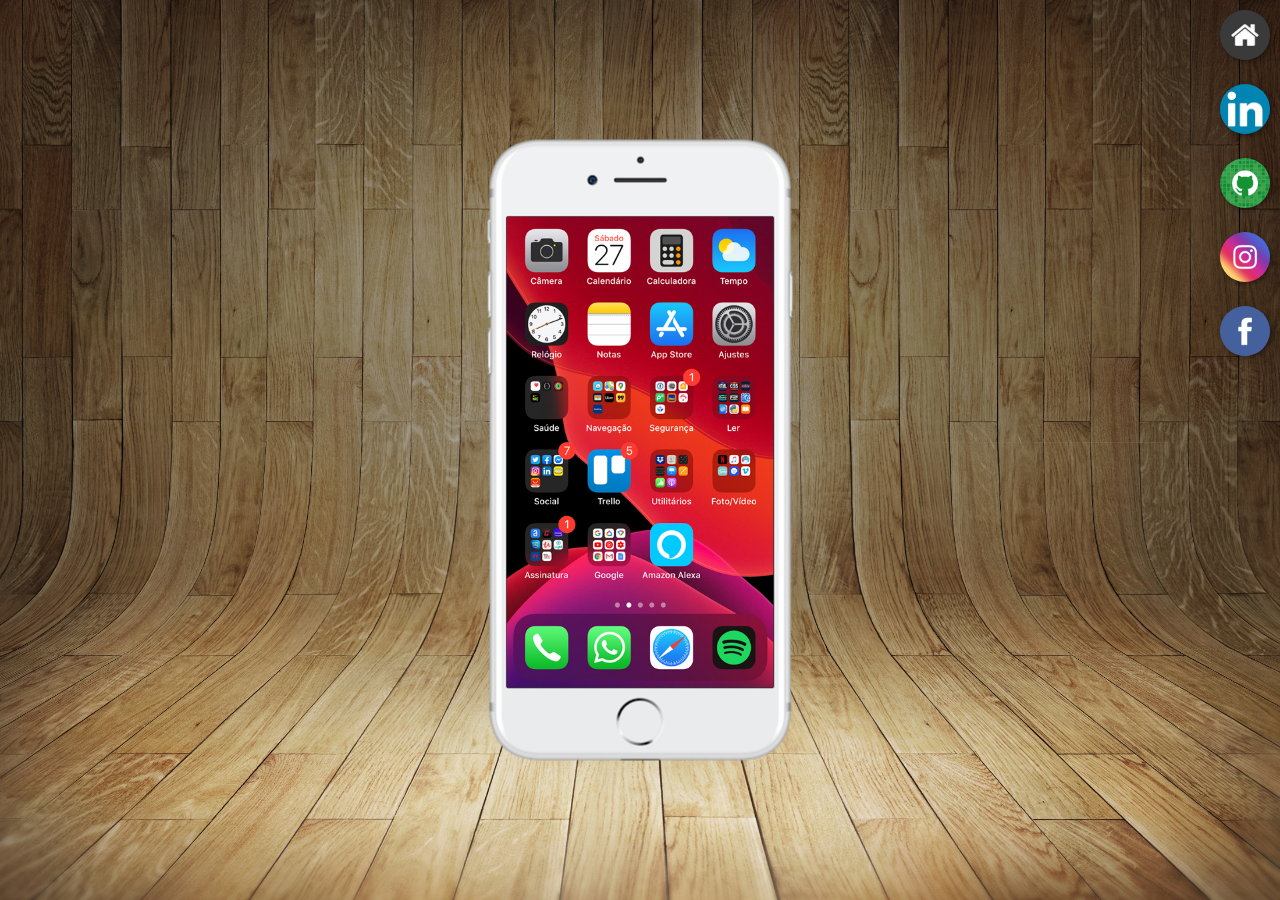
<file: index.html>
<!DOCTYPE html>
<html lang="pt-br">
<head>
    <meta charset="UTF-8">
    <meta http-equiv="X-UA-Compatible" content="IE=edge">
    <meta name="viewport" content="width=device-width, initial-scale=1.0">
    <link rel="shortcut icon" href="favicon.ico" type="image/x-icon">
    <title>Projeto Redes Sociais</title>
    <link rel="stylesheet" href="estilos/style.css">
</head>
<body>
    <main>
        <section id="telefone">
            <iframe src="home.html" name="tela" id="tela" frameborder="0">
                Seu navegador não é compatível com isso.
            </iframe>
        </section>
        <section id="redes-sociais">
            <a href="home.html" target="tela"><img src="imagens/logo-home.jpg" alt="Home"></a><br>
            <a href="linkedin.html" target="tela"><img src="imagens/logo-linkedin.png" alt="Youtube"></a><br>
            <a href="github.html" target="tela"><img src="imagens/logo-github.jpg" alt="Github"></a><br>
            <a href="instagram.html" target="tela"><img src="imagens/logo-instagram.jpg" alt="Instagram"></a><br>
            <a href="facebook.html" target="tela"><img src="imagens/logo-facebook.jpg" alt="Facebook"></a>
        </section>
    </main>
</body>
</html>
</file>
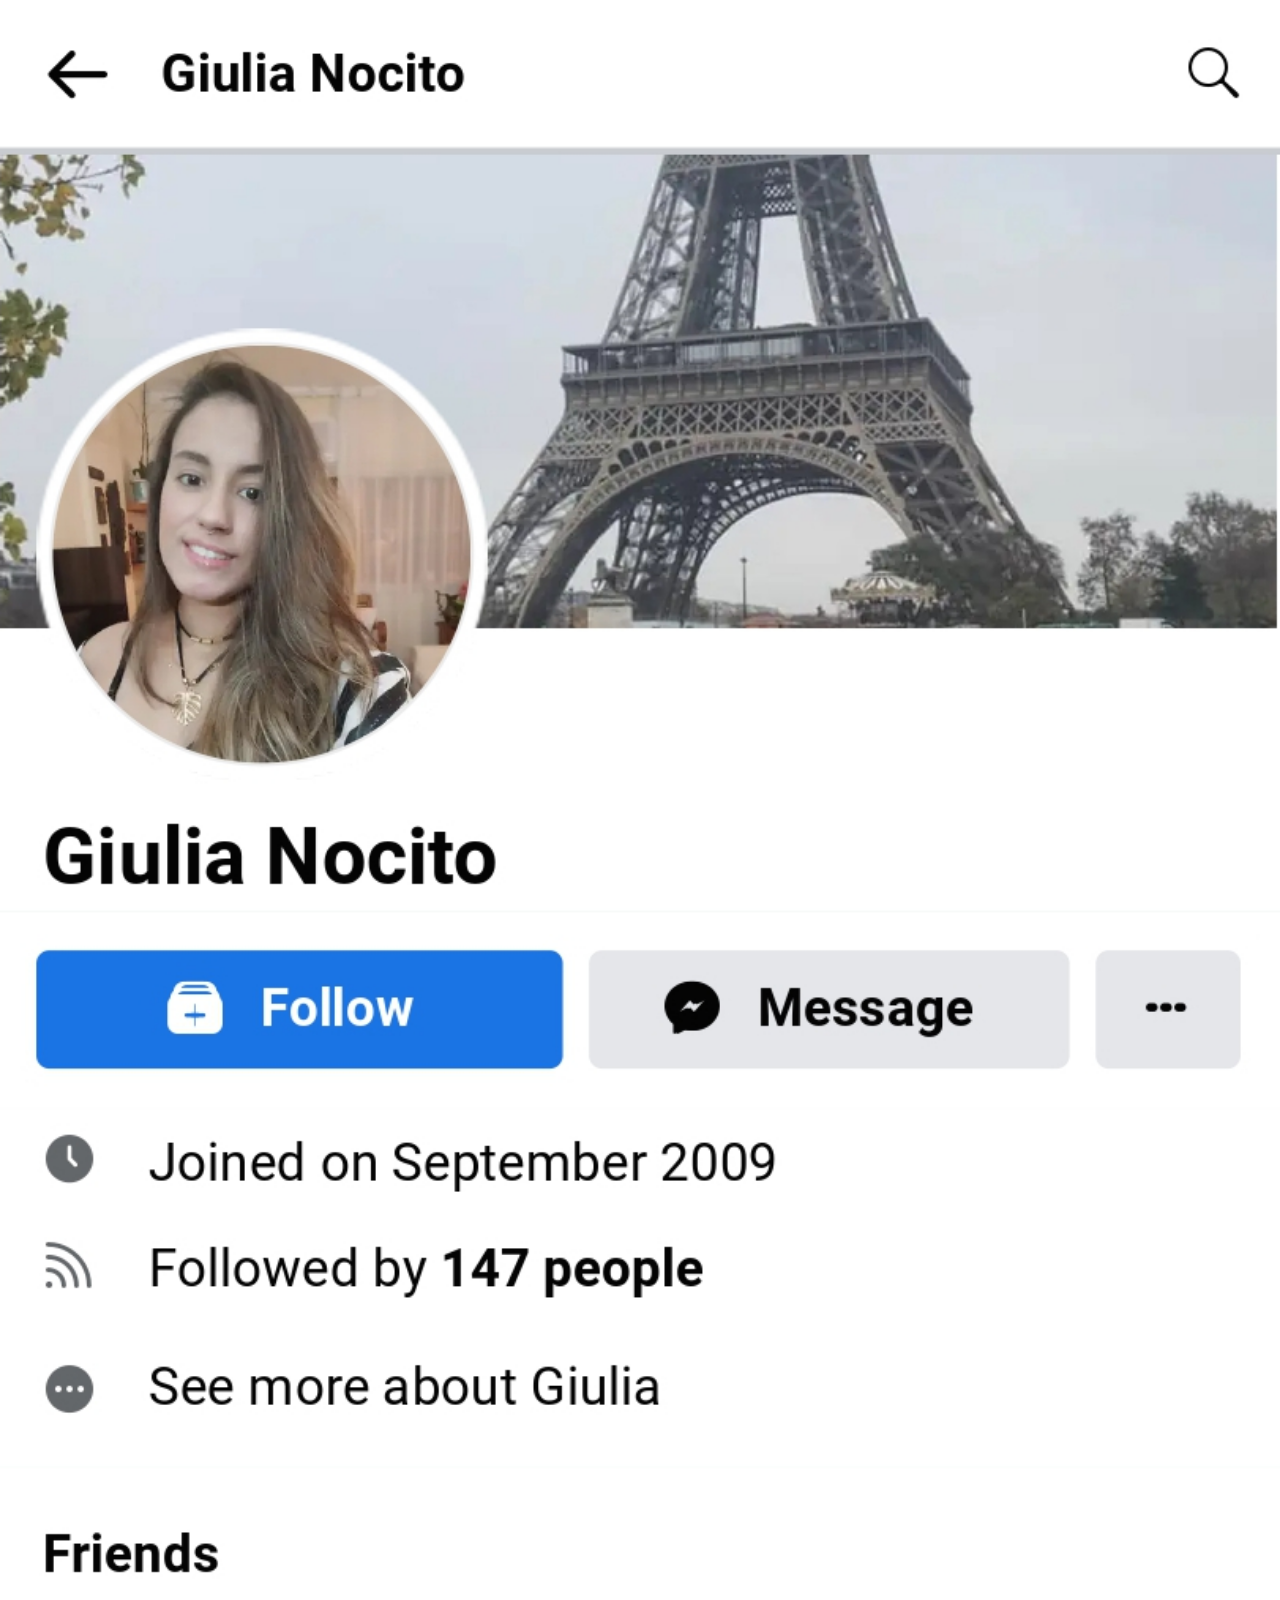
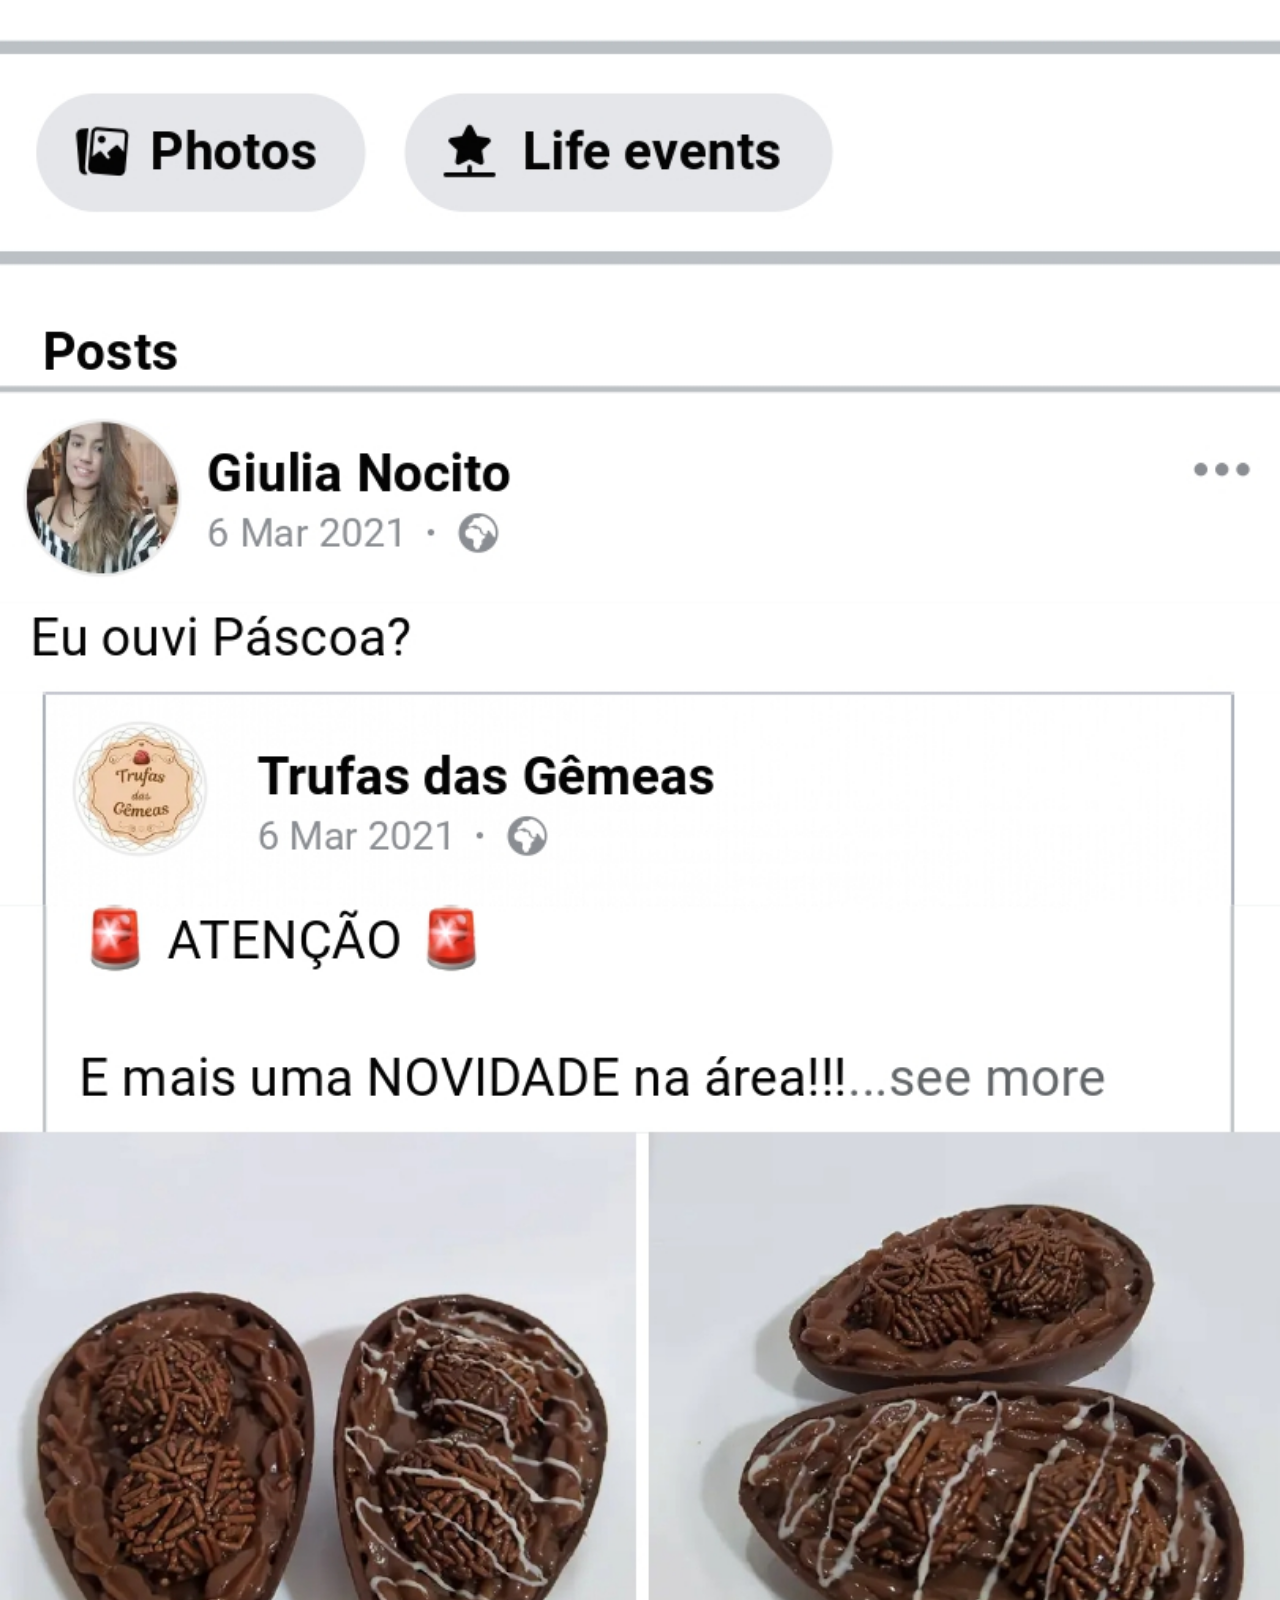
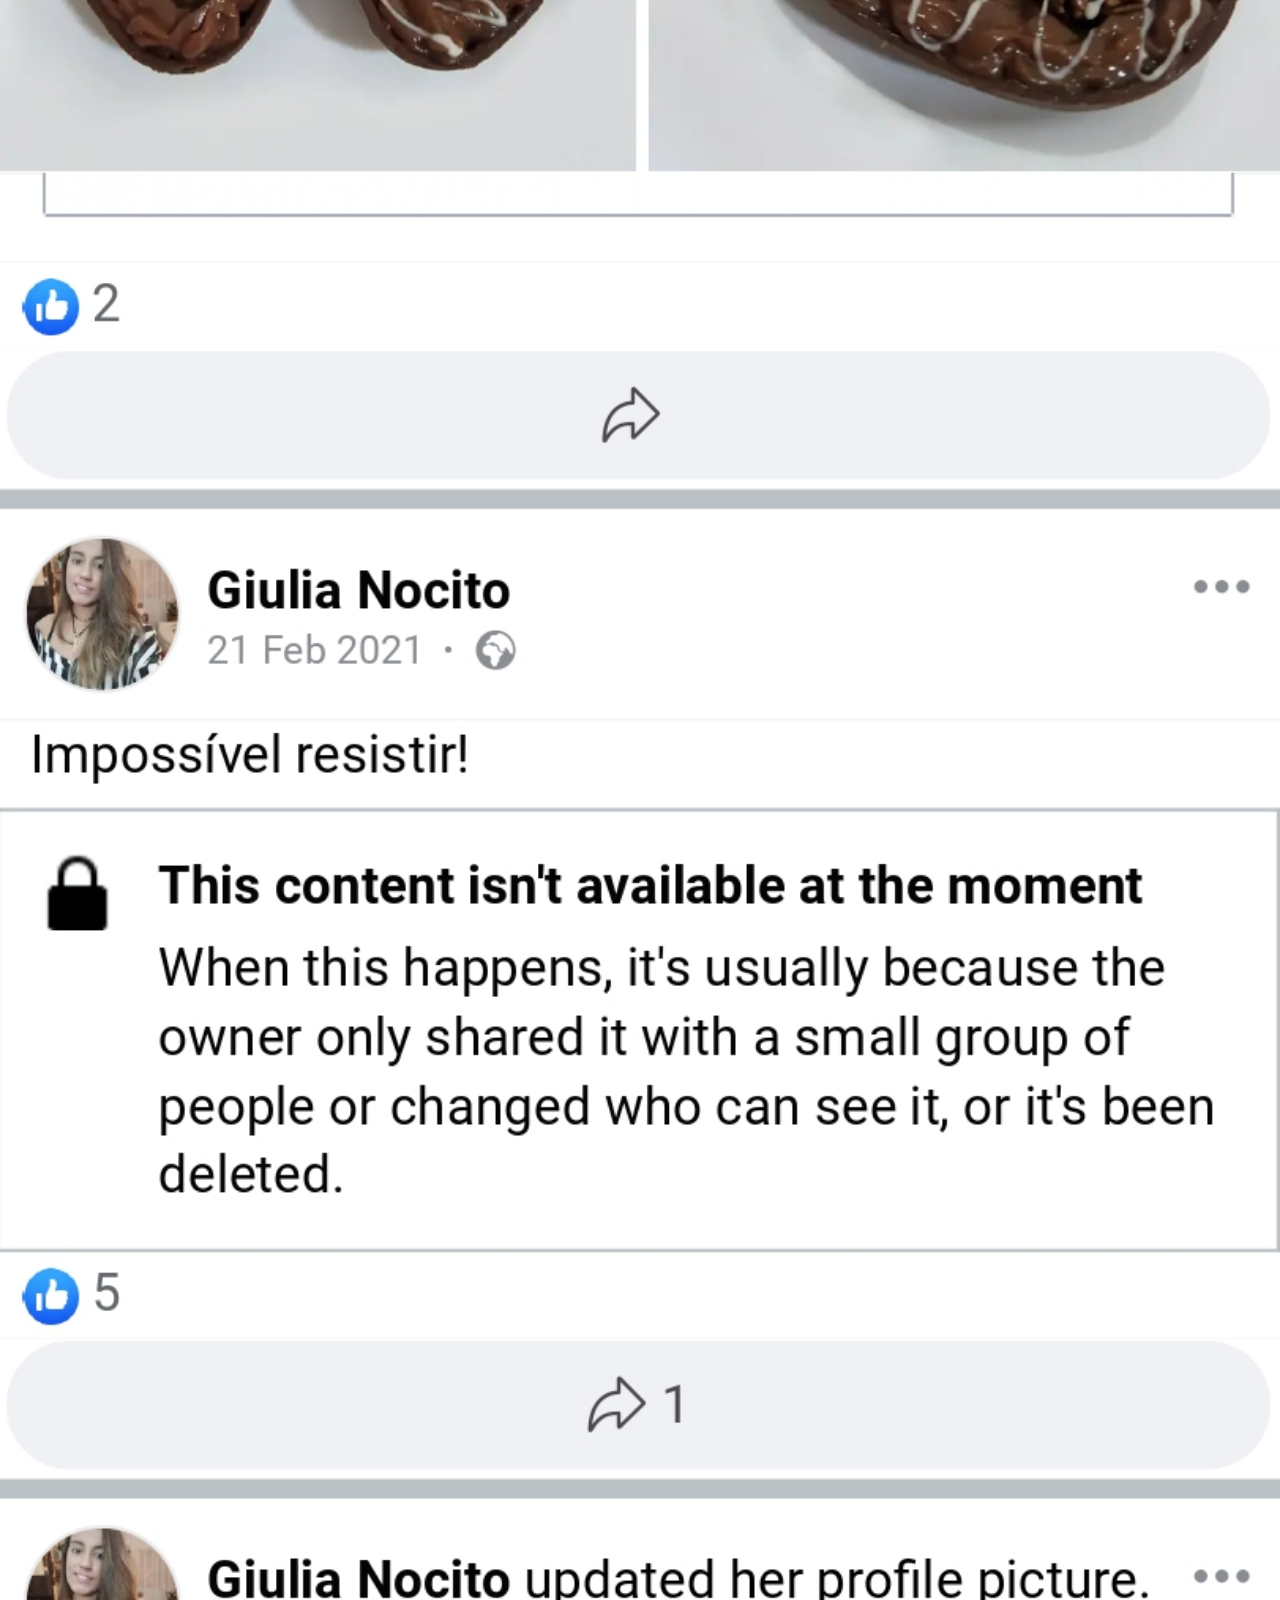
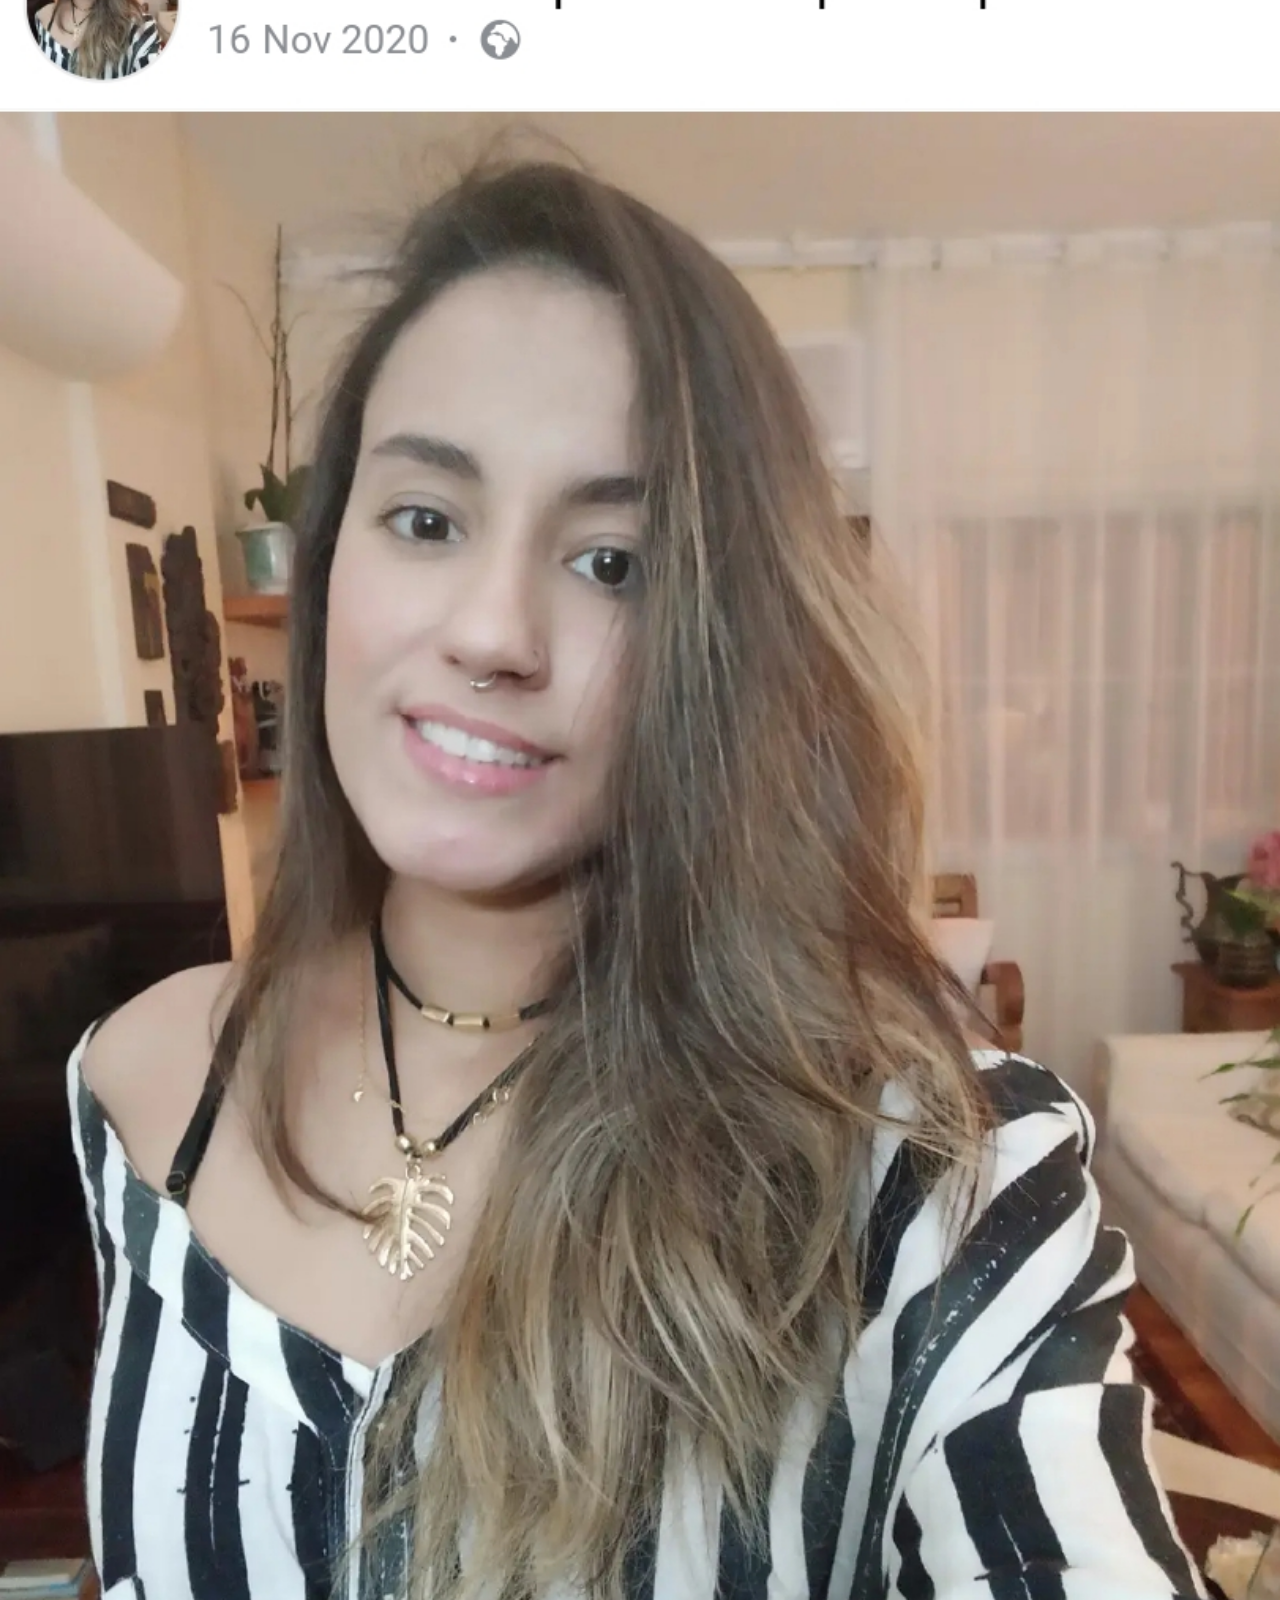
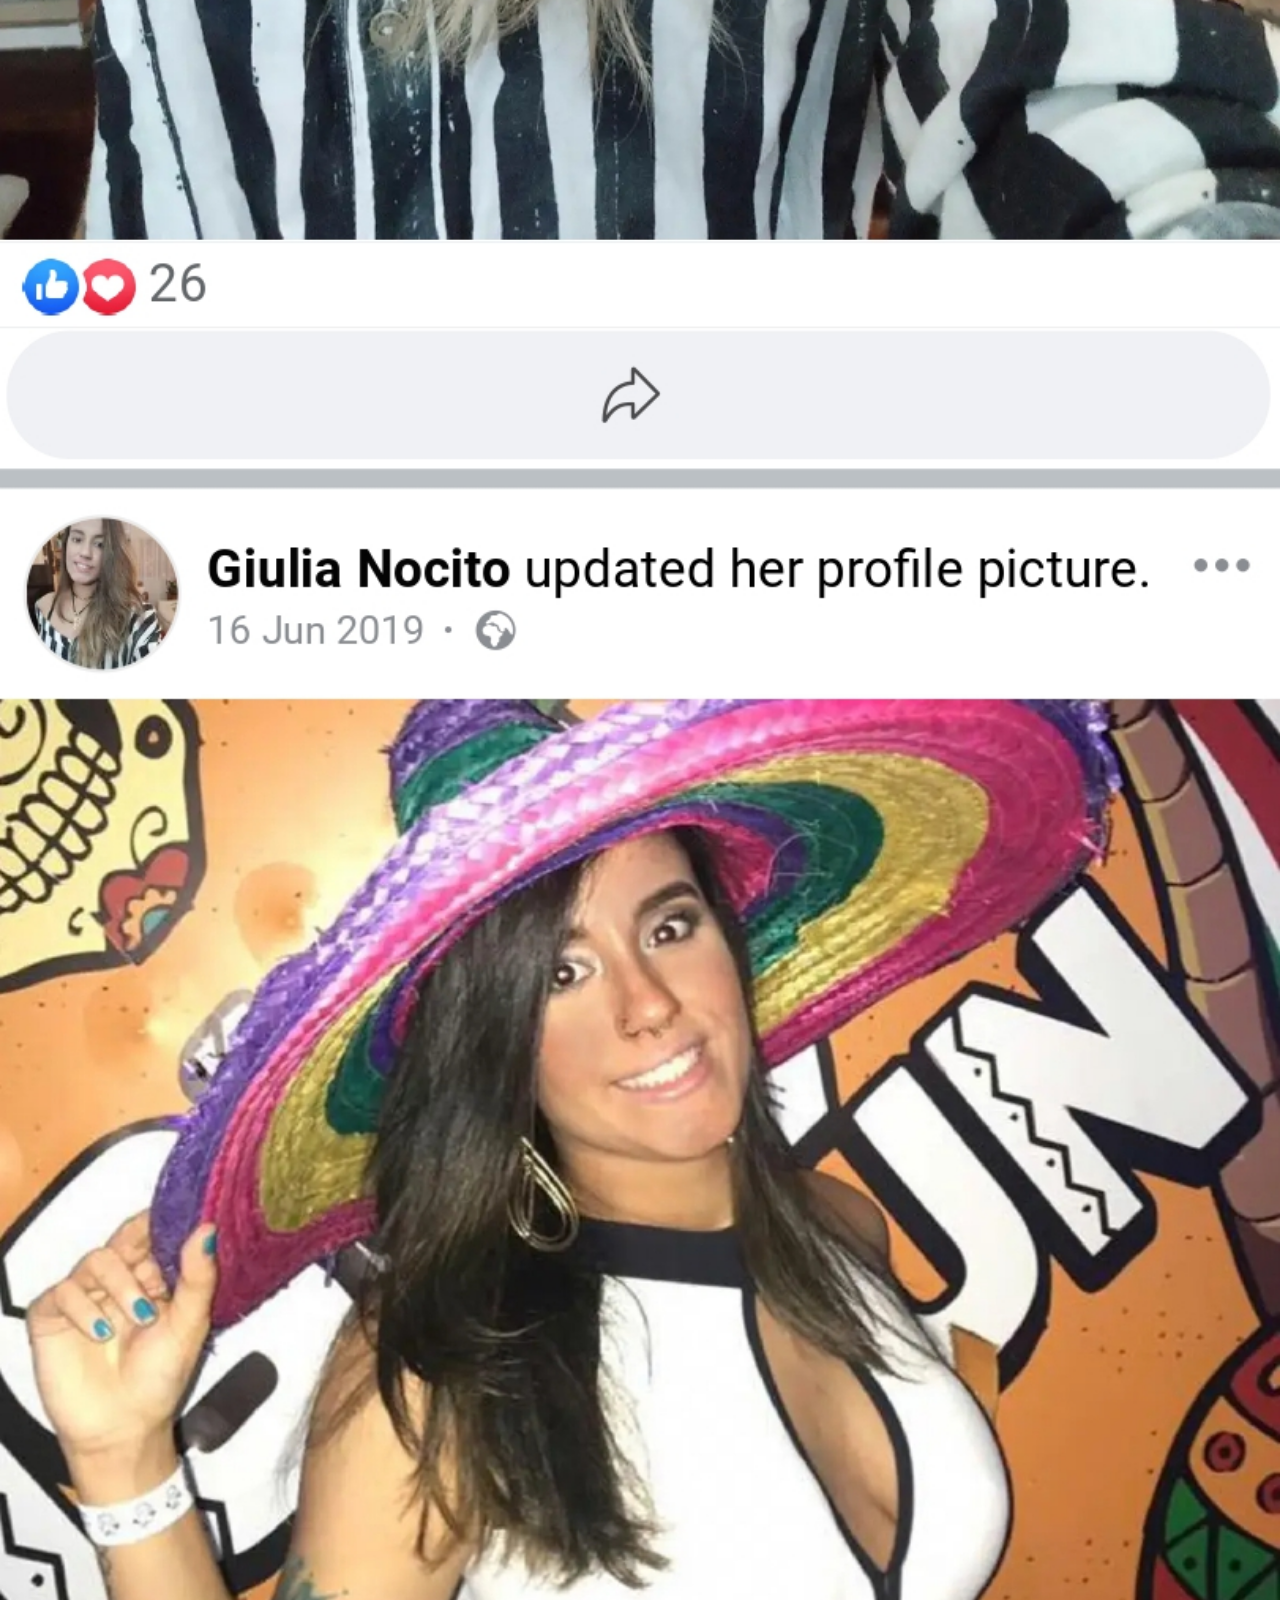
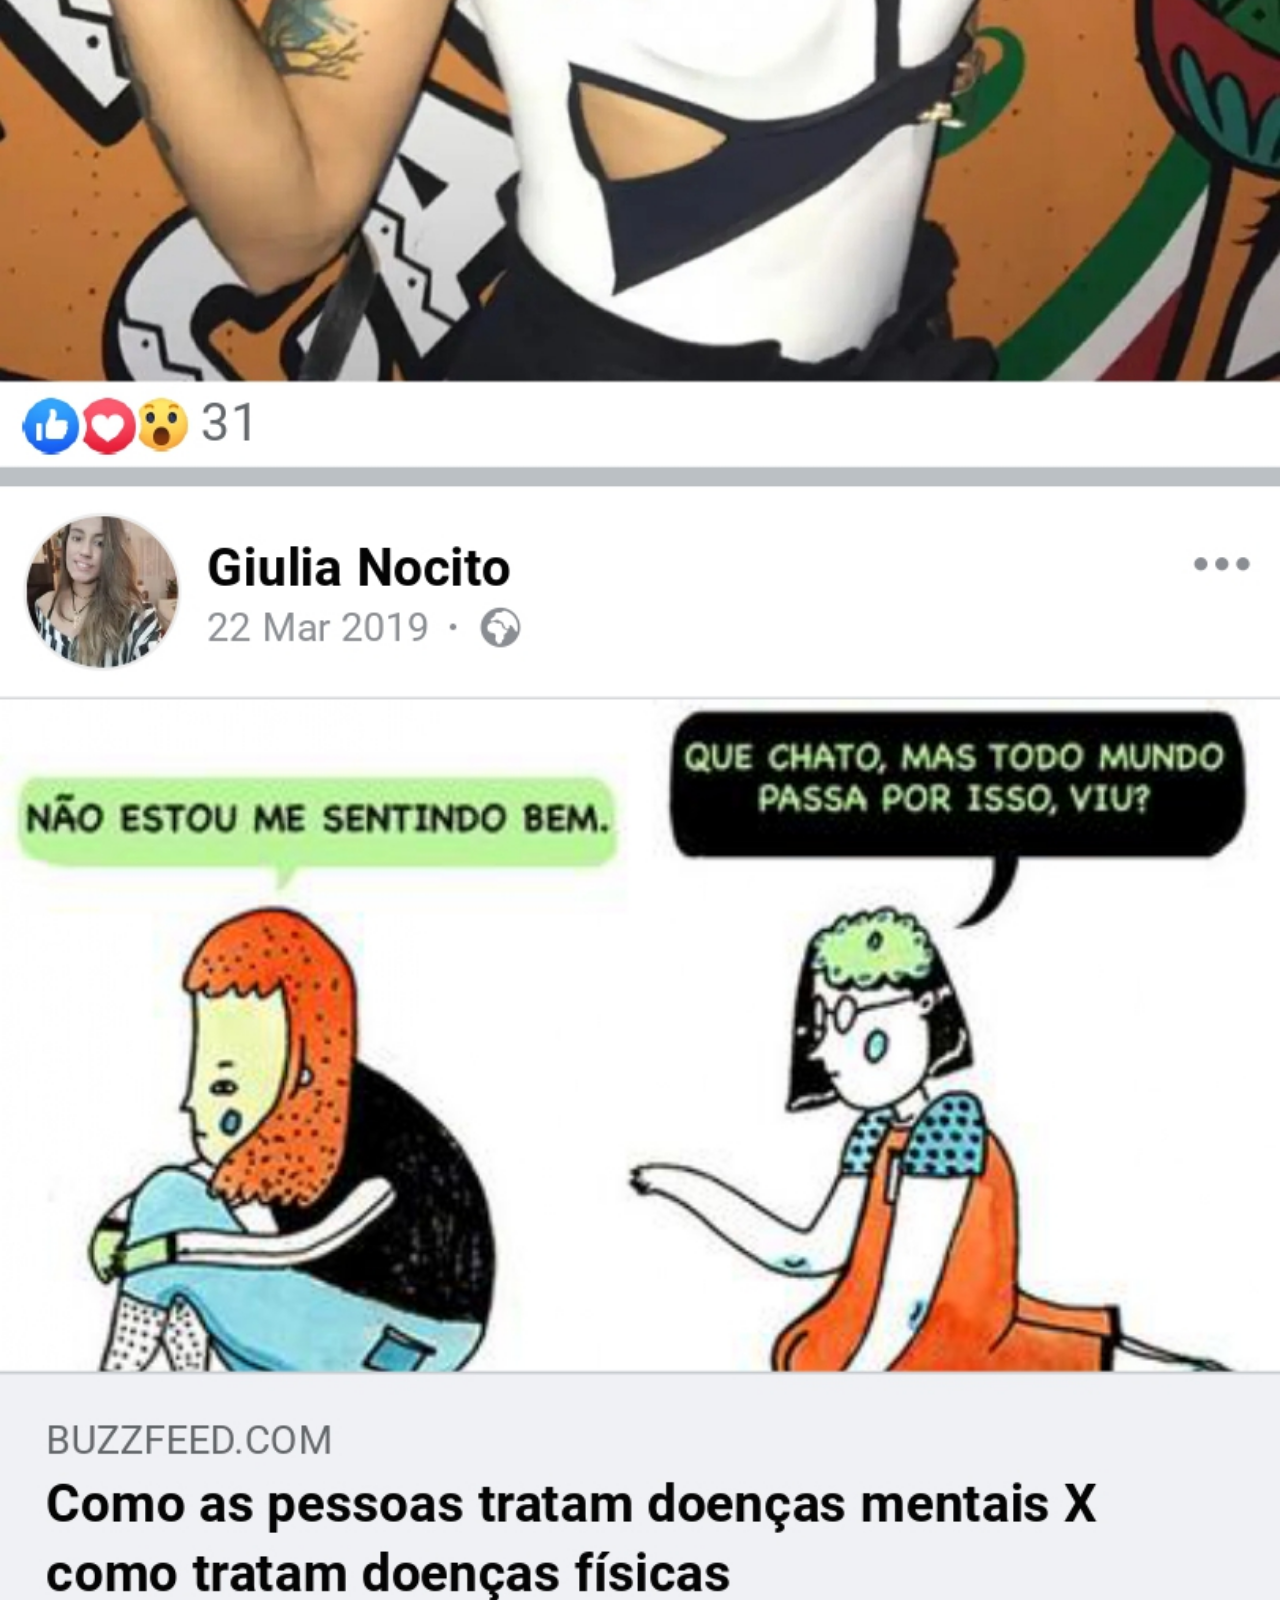
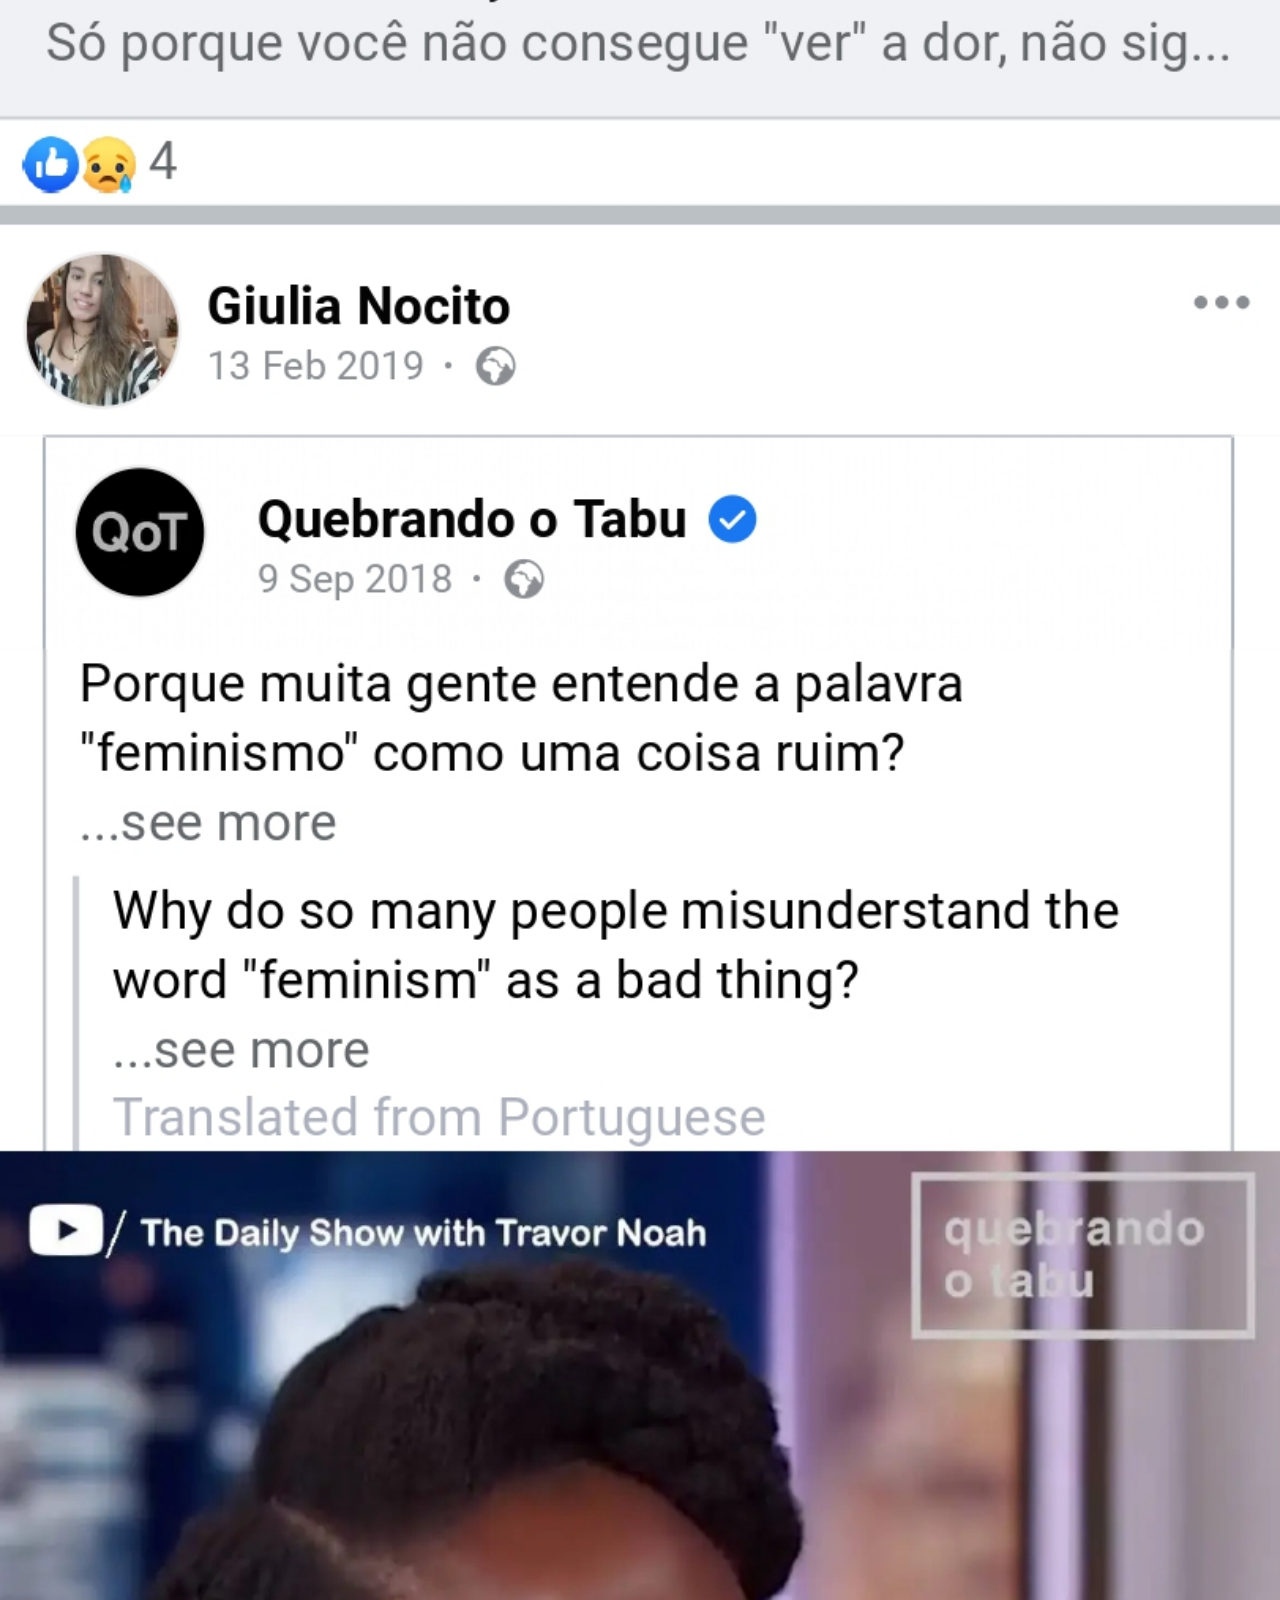
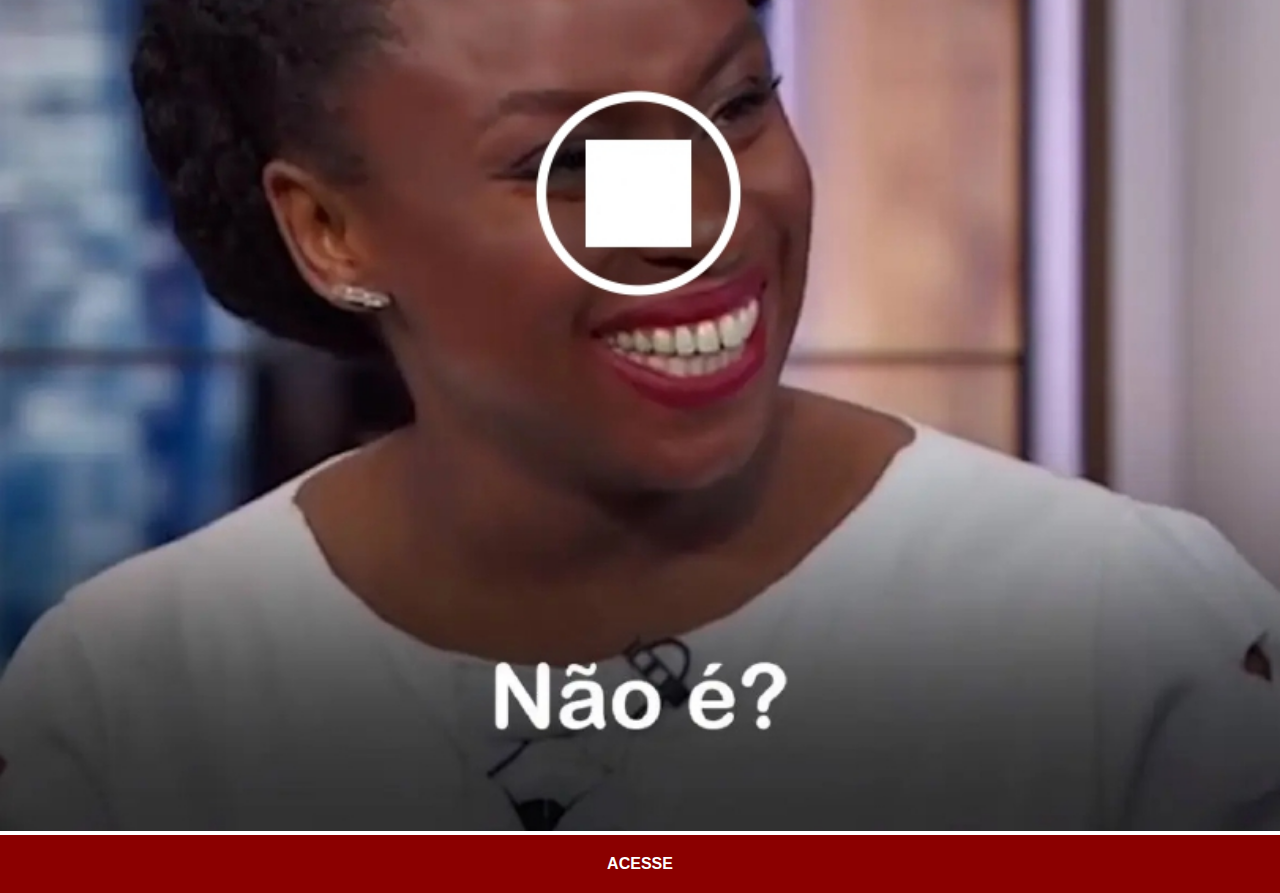
<file: facebook.html>
<!DOCTYPE html>
<html lang="pt-br">
<head>
    <meta charset="UTF-8">
    <meta http-equiv="X-UA-Compatible" content="IE=edge">
    <meta name="viewport" content="width=device-width, initial-scale=1.0">
    <title>Facebook</title>
    <link rel="stylesheet" href="estilos/social.css">
</head>
<body>
    <img src="imagens/tela-facebook.jpg" alt="">
    <a href="https://www.facebook.com/giulia.nocito.3/" target="_blank">ACESSE</a>
</body>
</html>
</file>
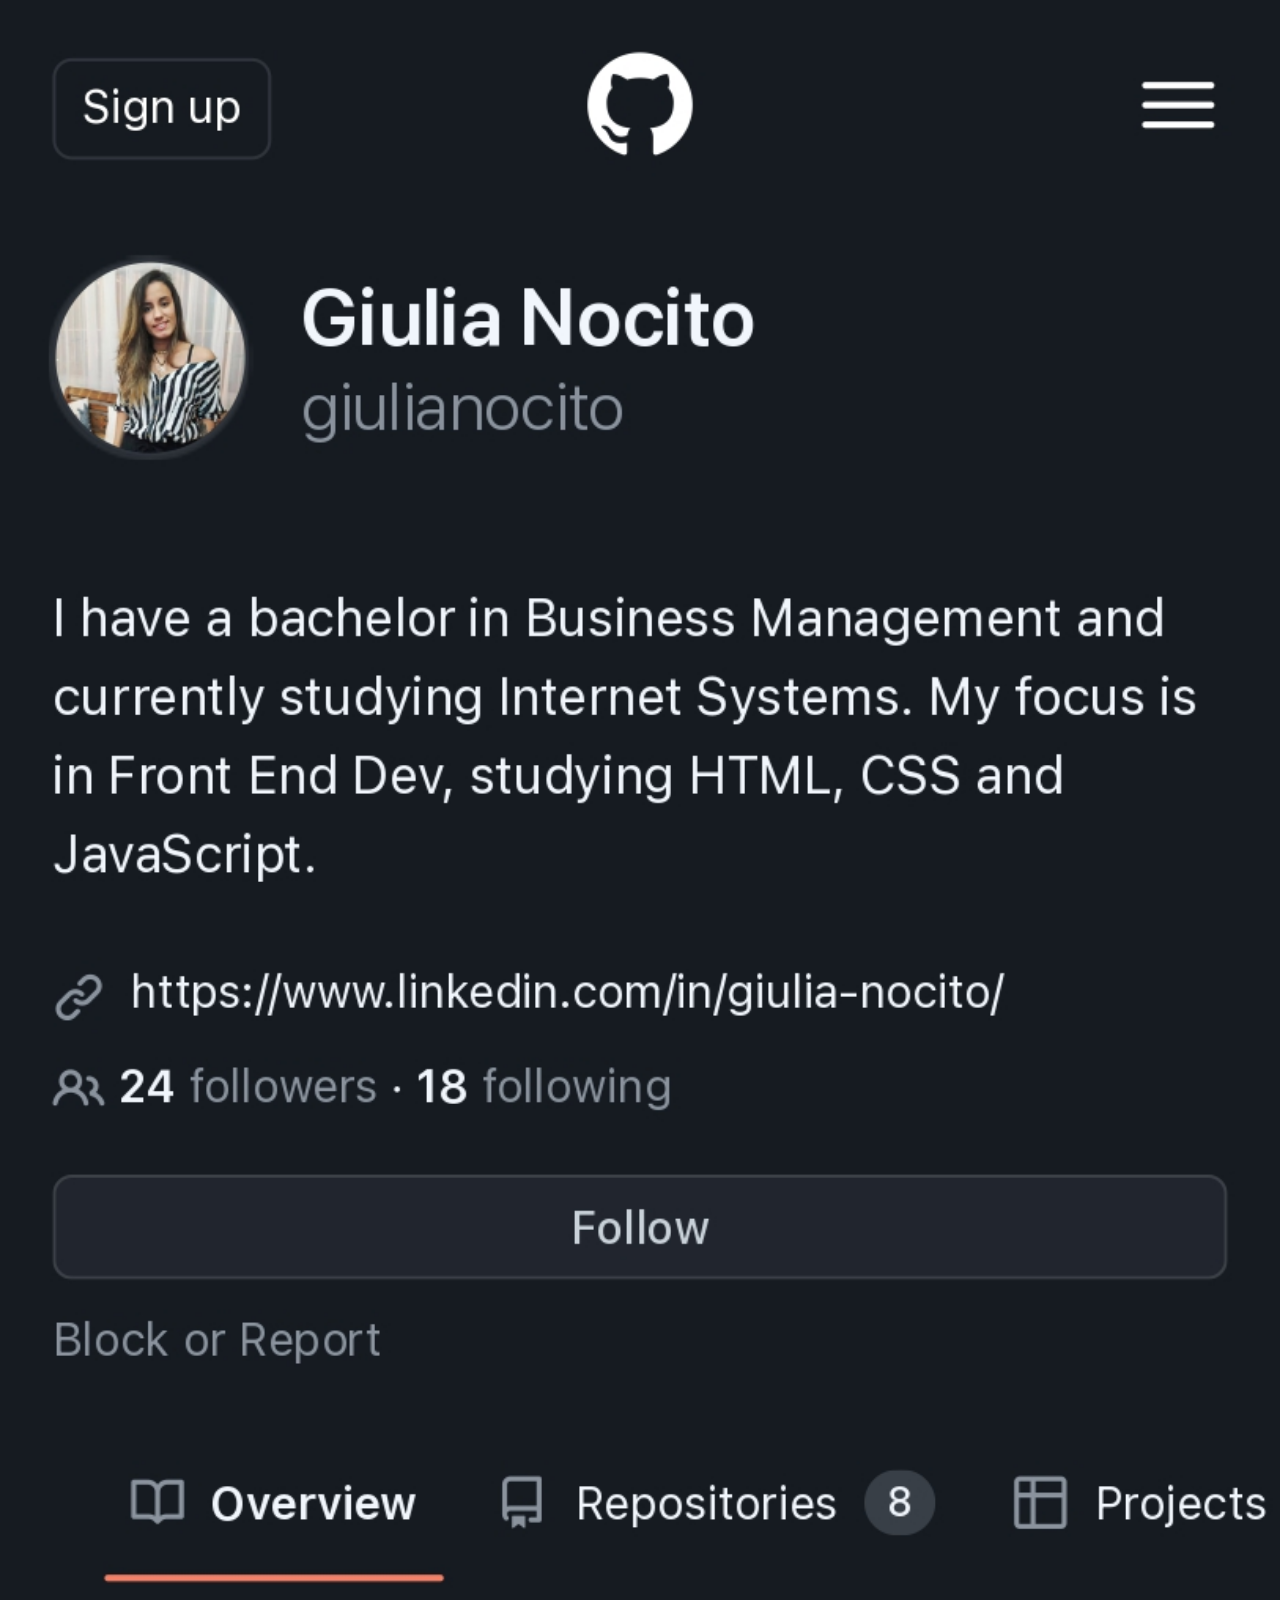
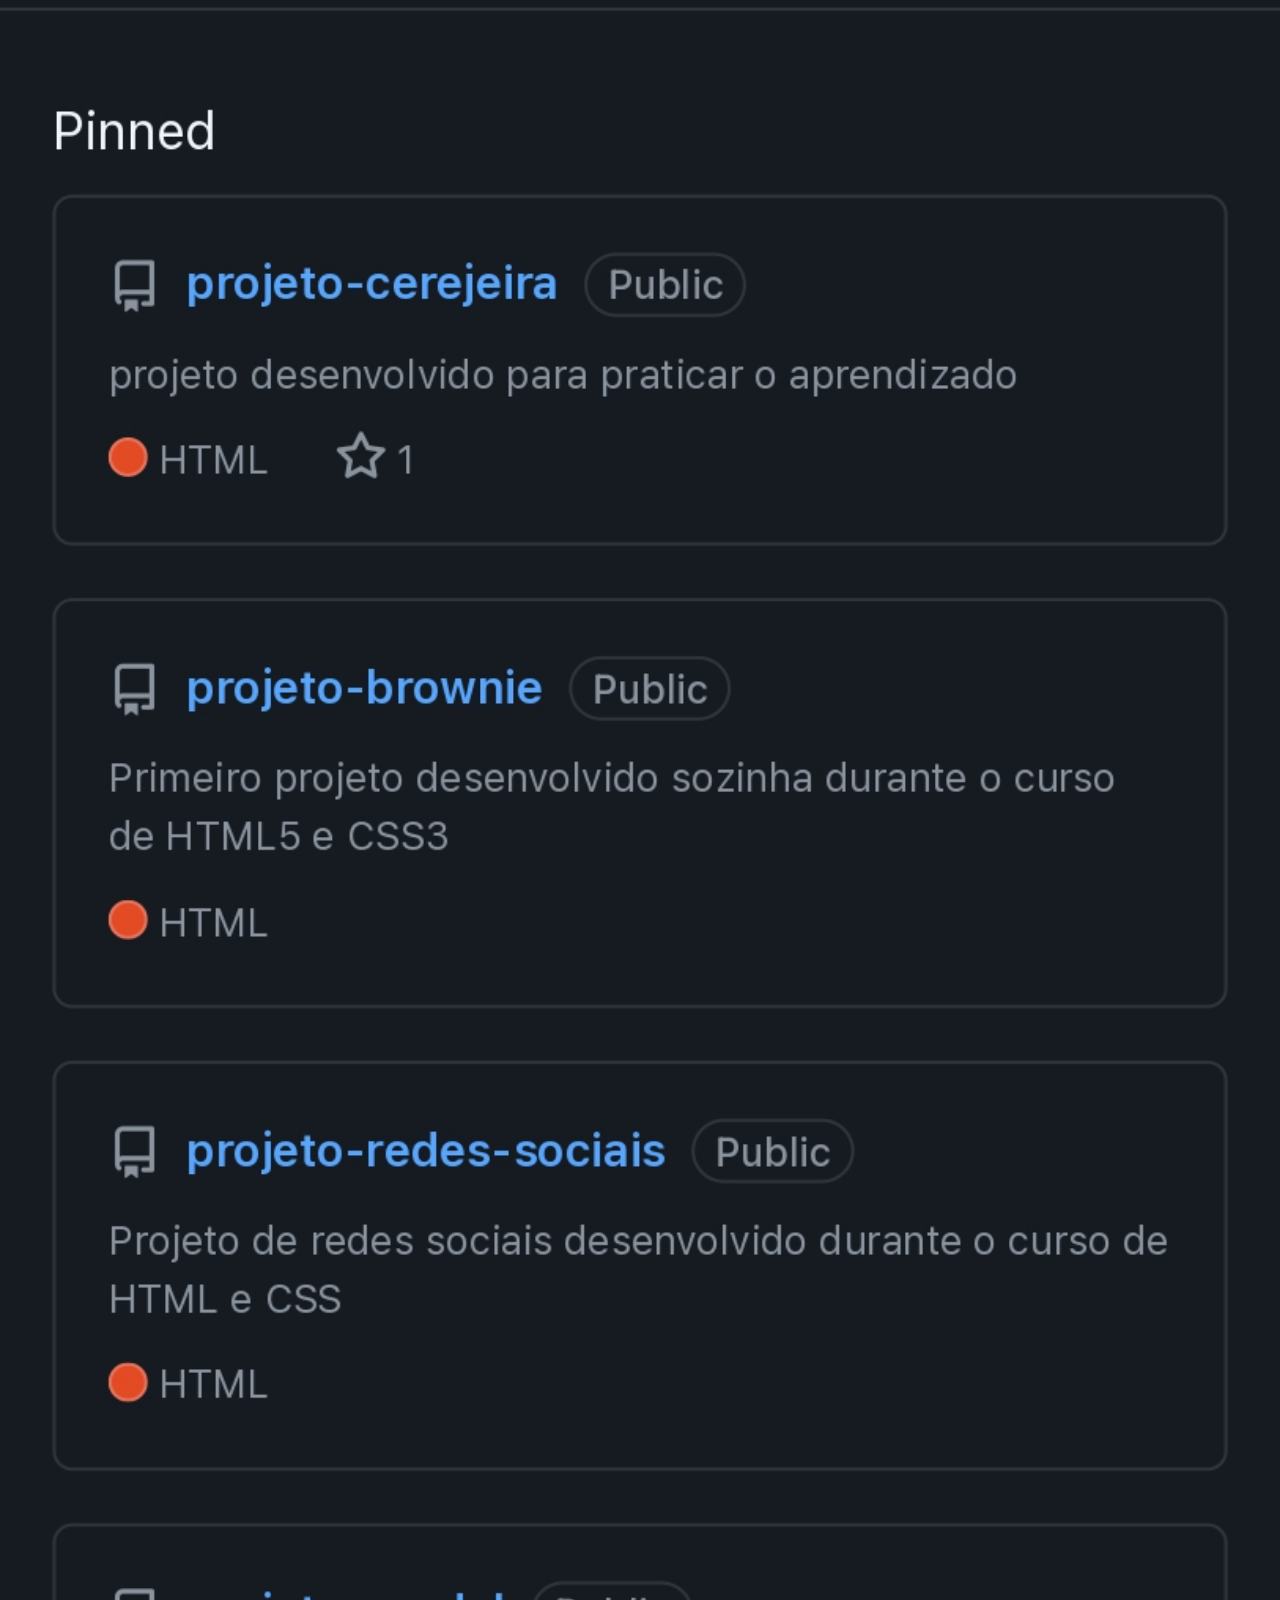
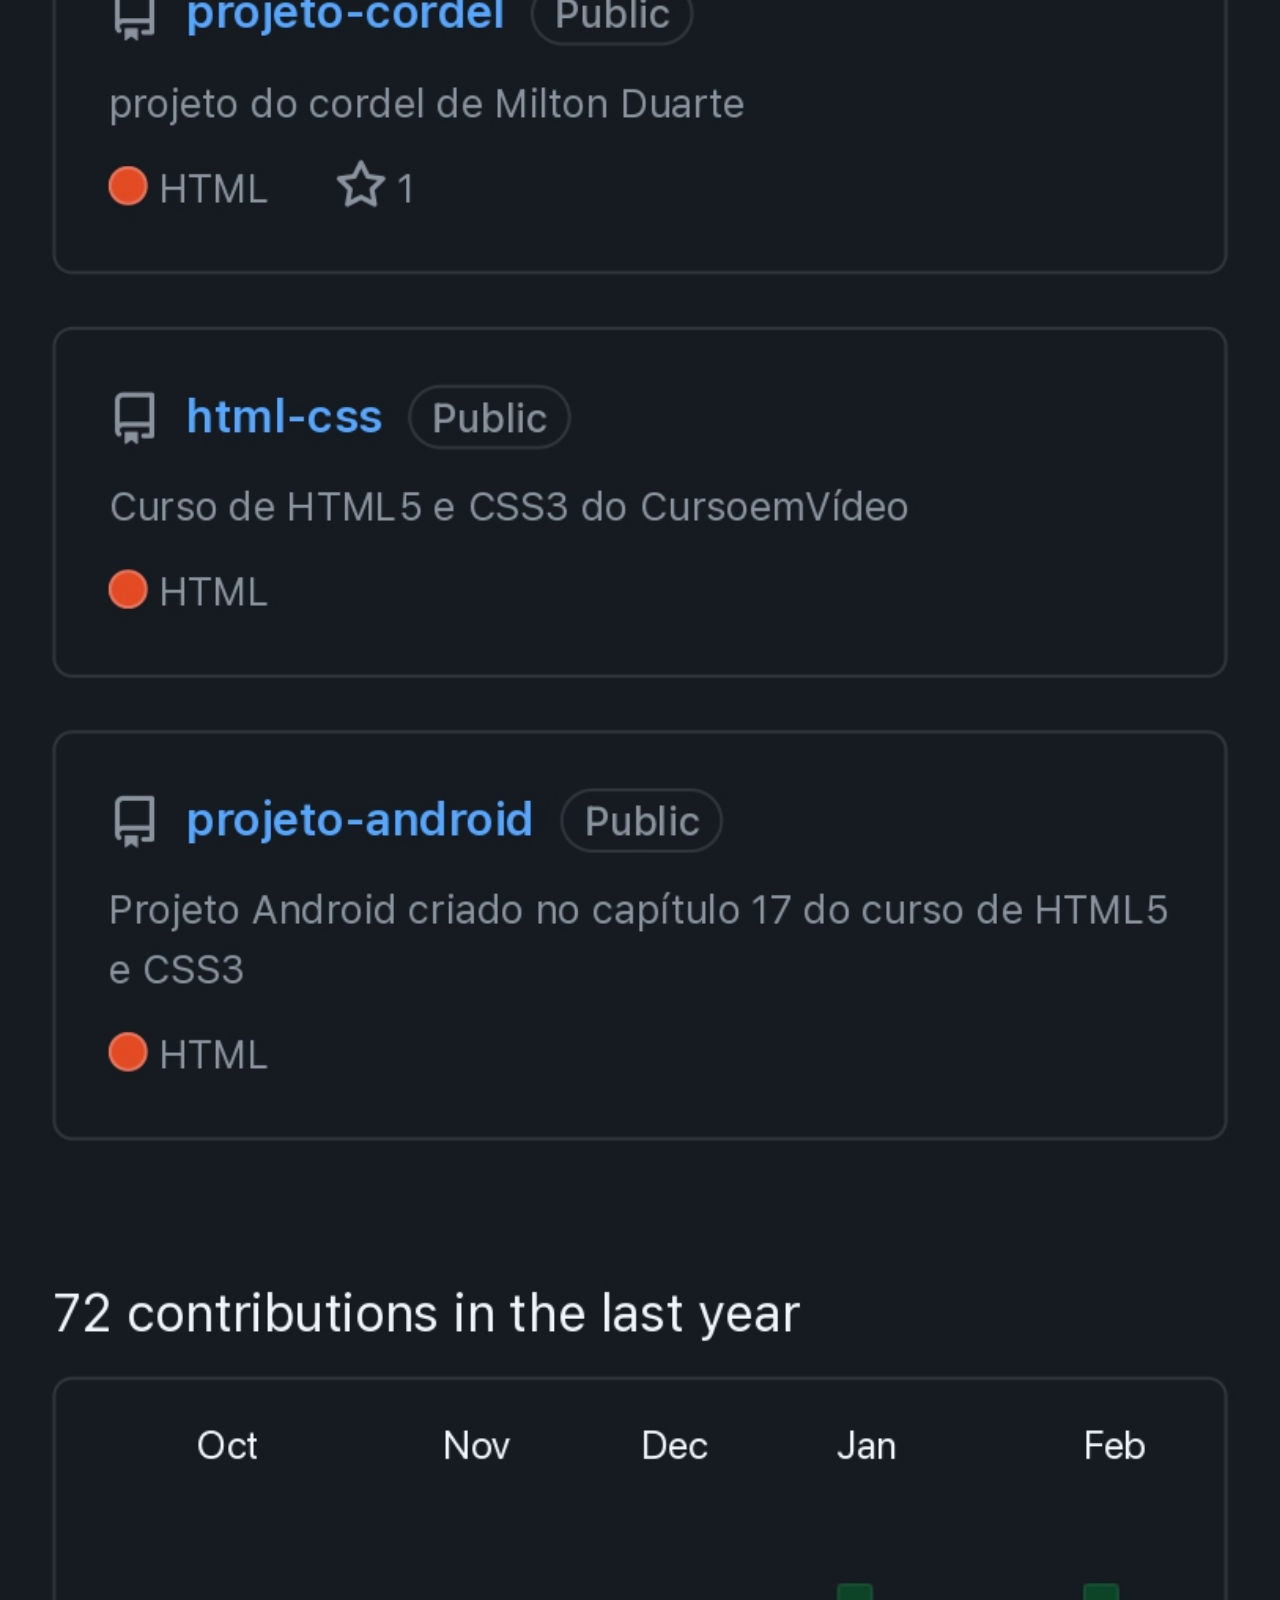
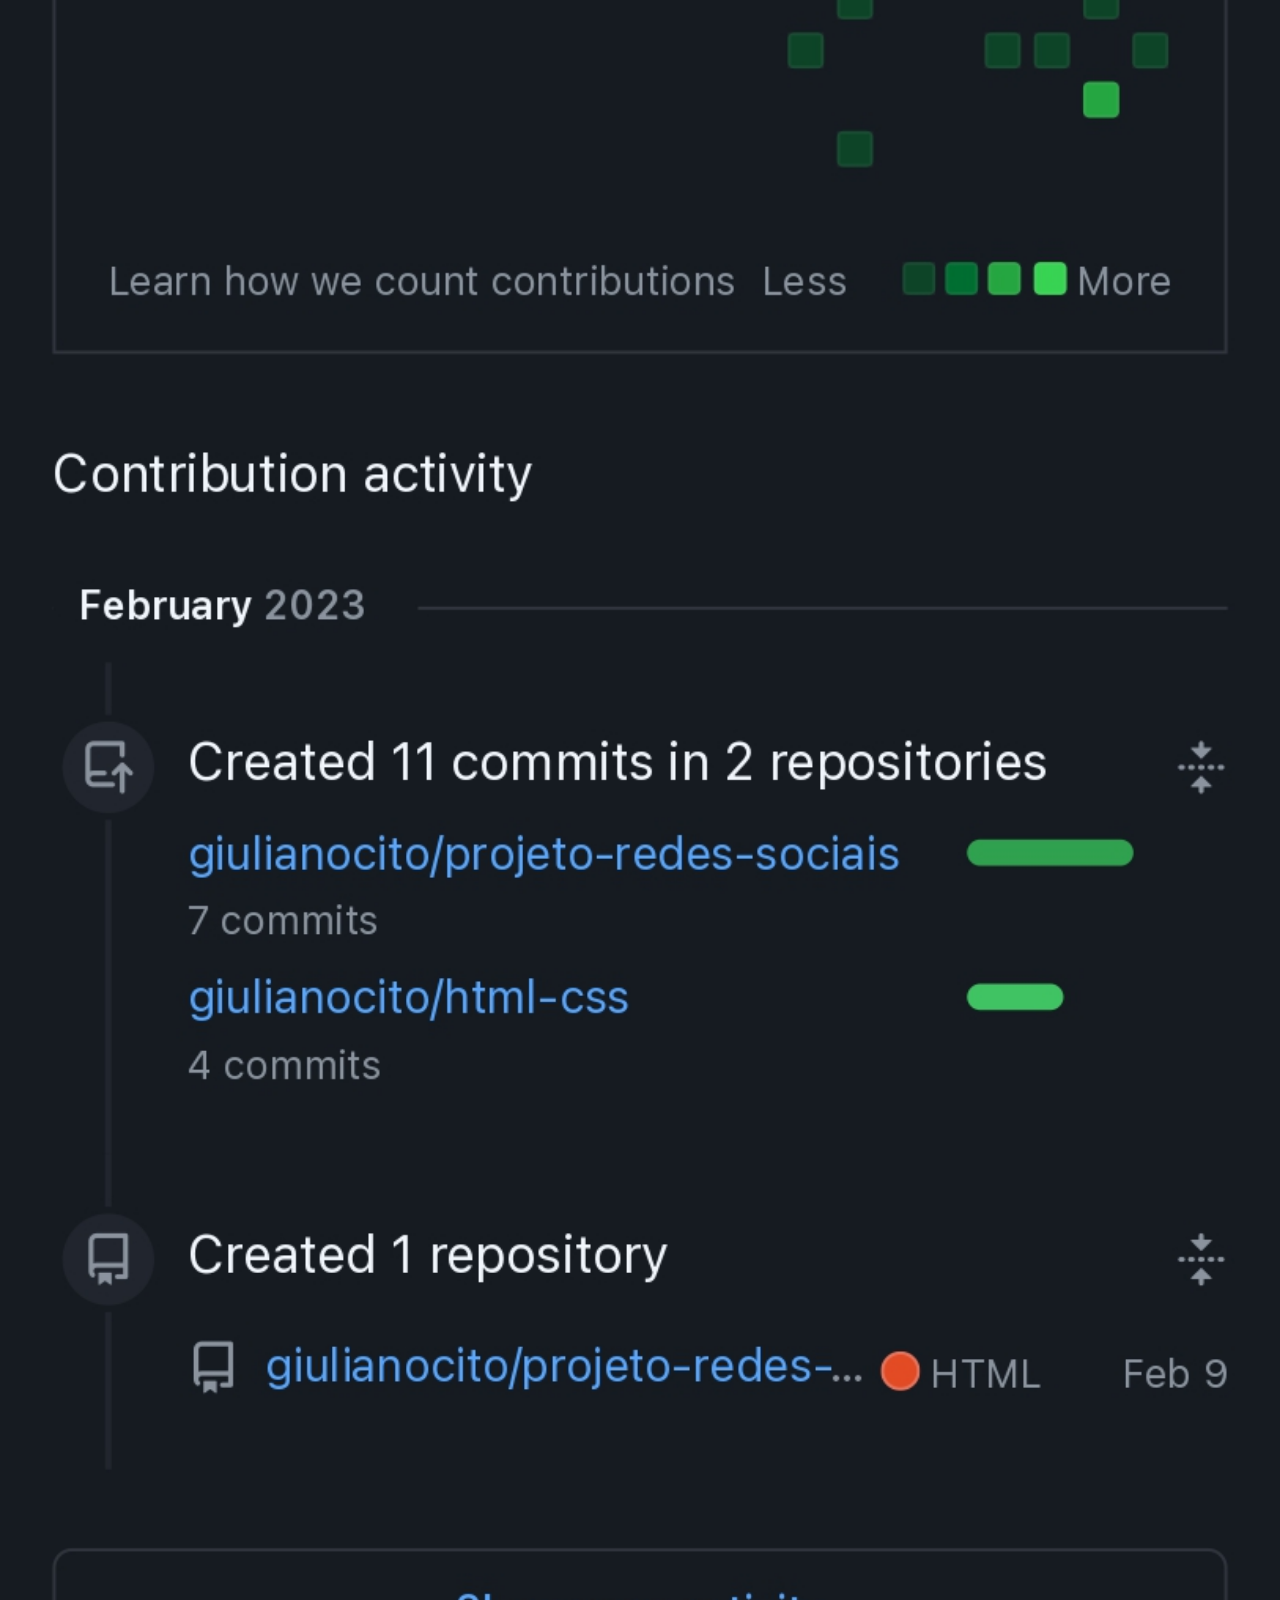
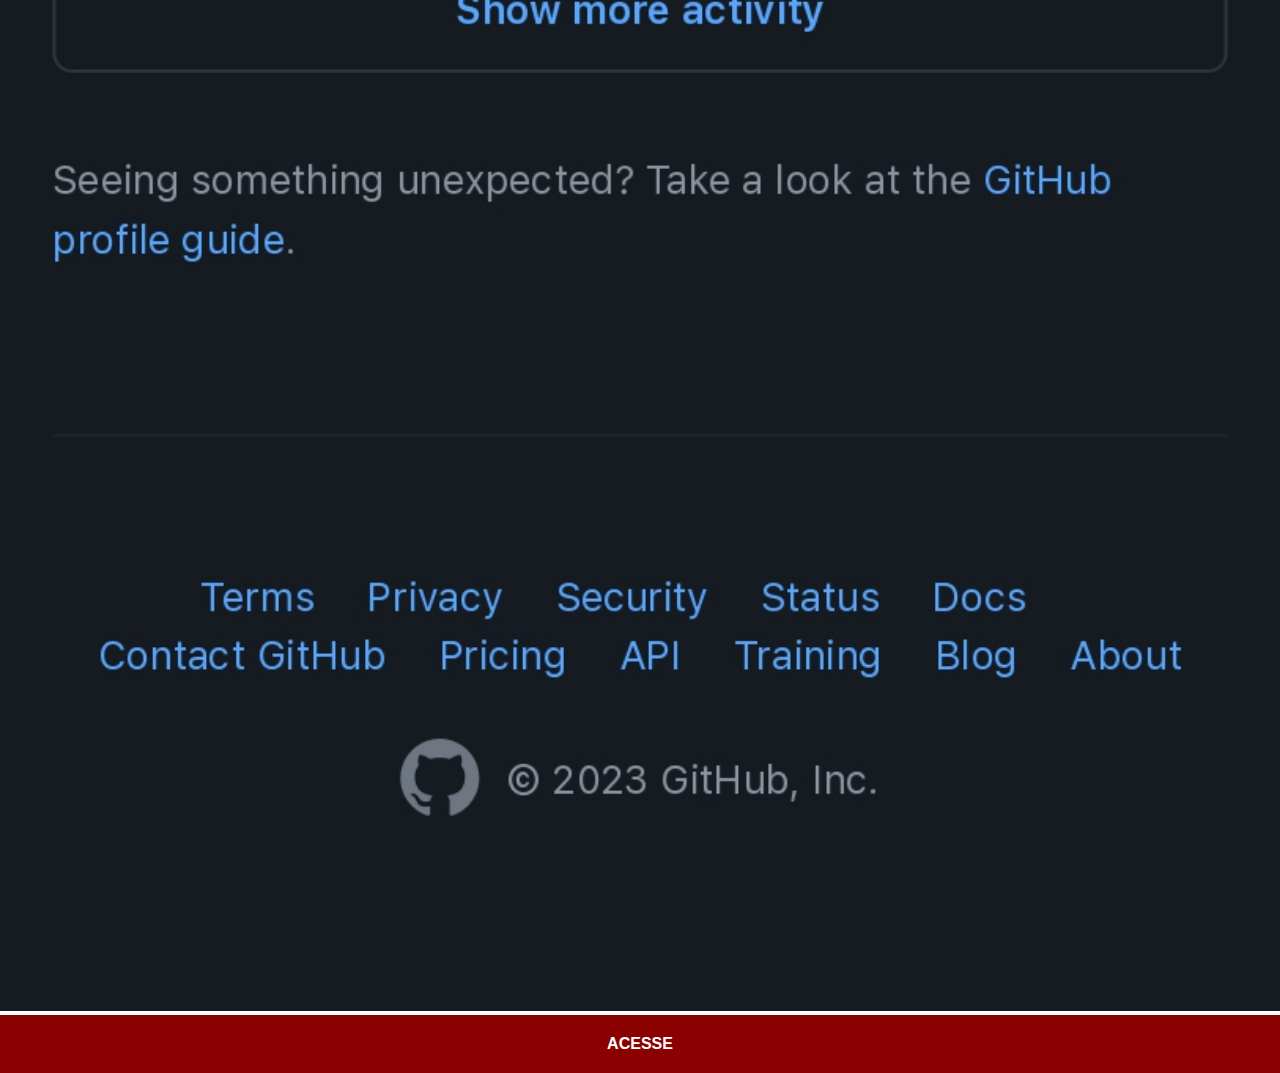
<file: github.html>
<!DOCTYPE html>
<html lang="pt-br">
<head>
    <meta charset="UTF-8">
    <meta http-equiv="X-UA-Compatible" content="IE=edge">
    <meta name="viewport" content="width=device-width, initial-scale=1.0">
    <title>Github</title>
    <link rel="stylesheet" href="estilos/social.css">
</head>
<body>
    <img src="imagens/tela-github.jpg" alt="">
    <a href="https://github.com/giulianocito" target="_blank">ACESSE</a>
</body>
</html>
</file>
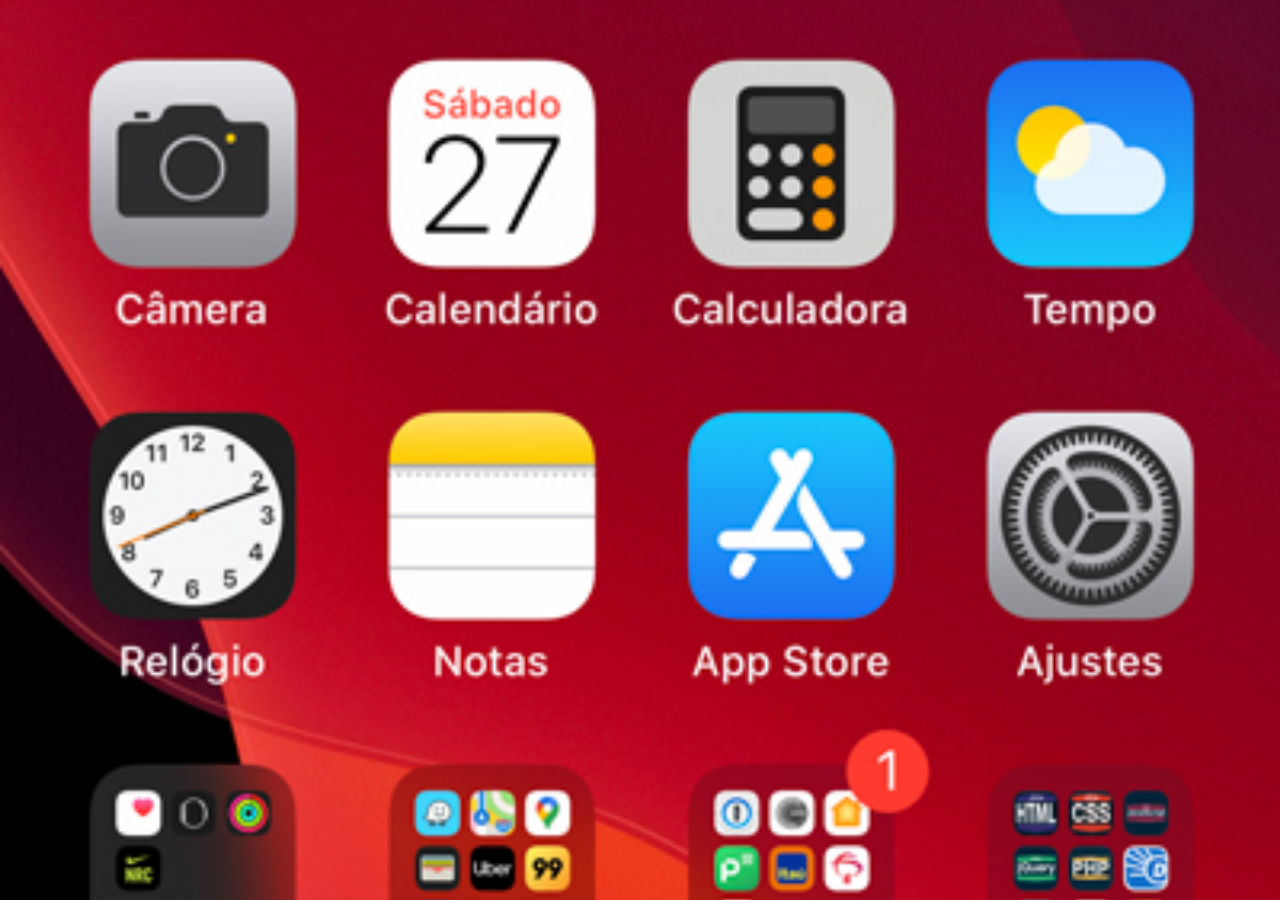
<file: home.html>
<!DOCTYPE html>
<html lang="pt-br">
<head>
    <meta charset="UTF-8">
    <meta http-equiv="X-UA-Compatible" content="IE=edge">
    <meta name="viewport" content="width=device-width, initial-scale=1.0">
    <title>Home</title>
    <style>
        * {
            margin: 0px;
            padding: 0px;
        }

        body {
            width: 100vw;
            height: 100vh;
            background: black url('imagens/tela-home.jpg') no-repeat top center;
            background-size: cover;
        }
    </style>
</head>
<body>
    
</body>
</html>
</file>
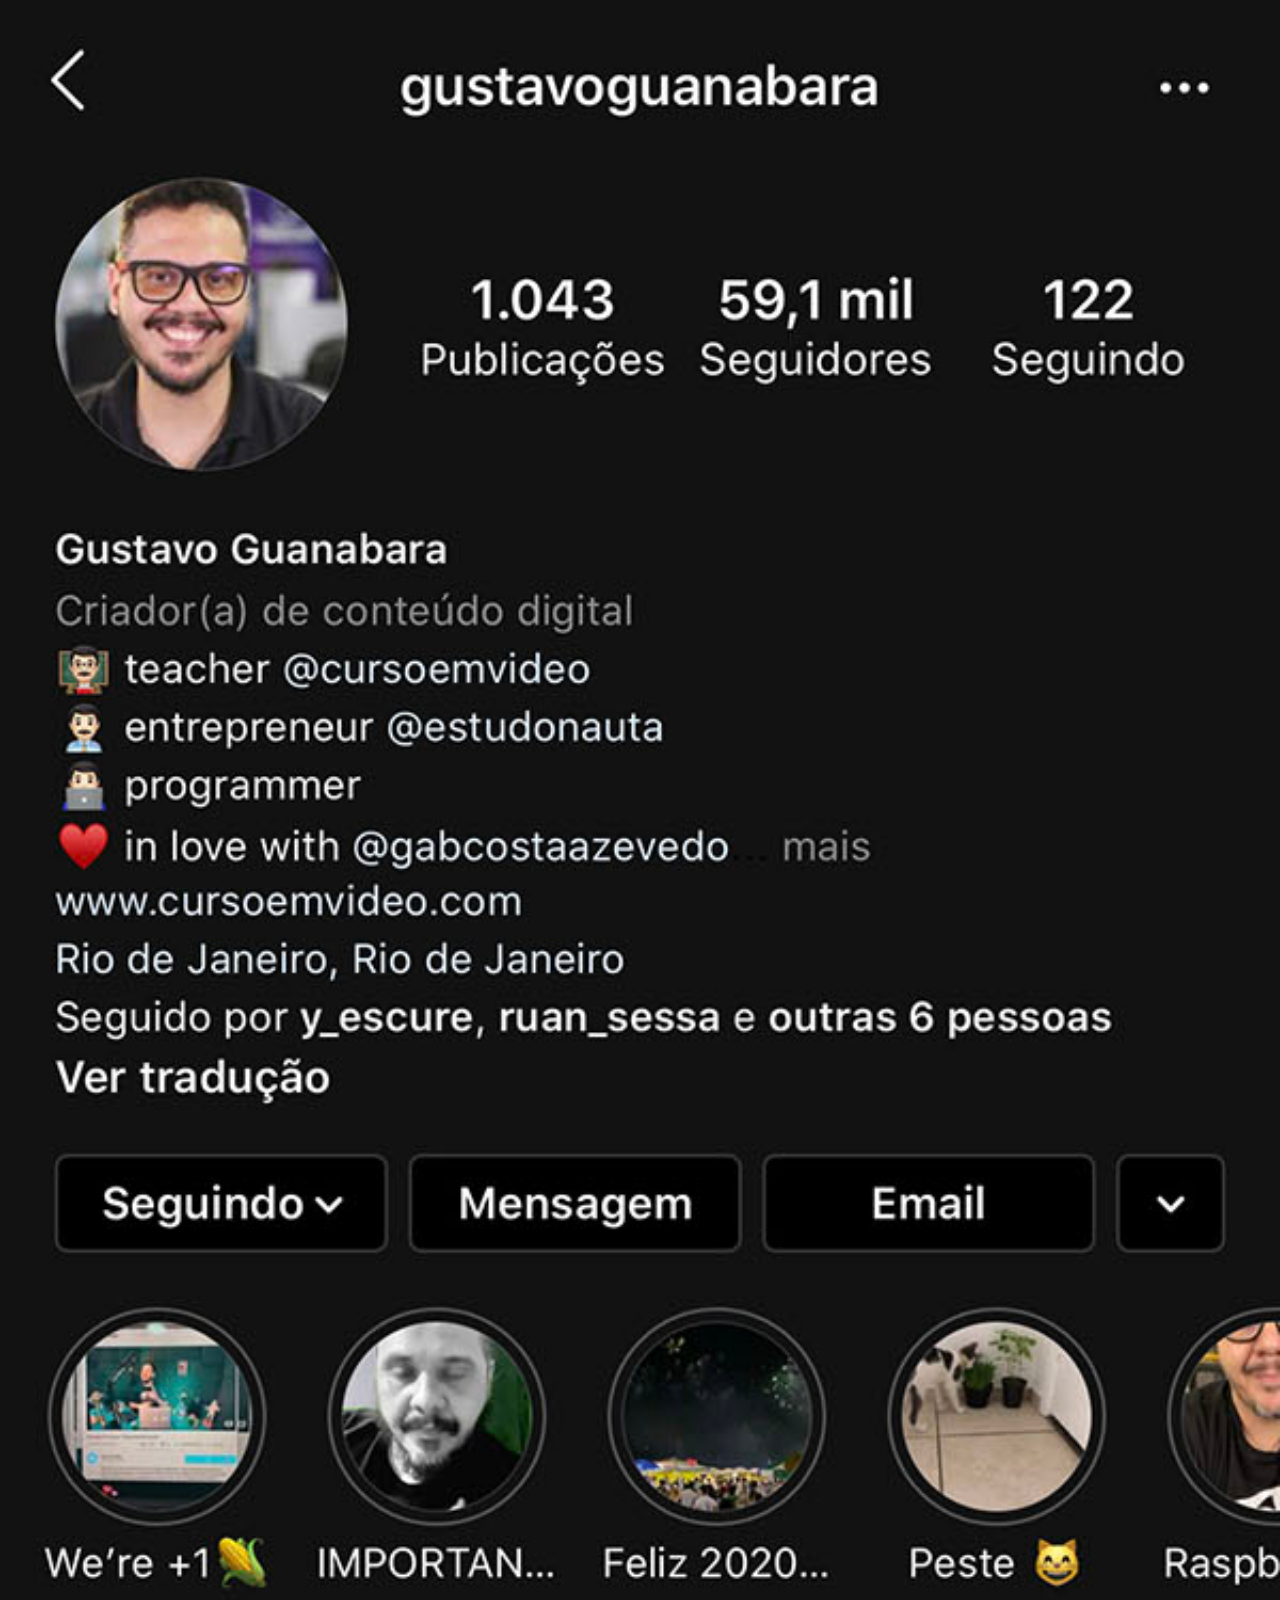
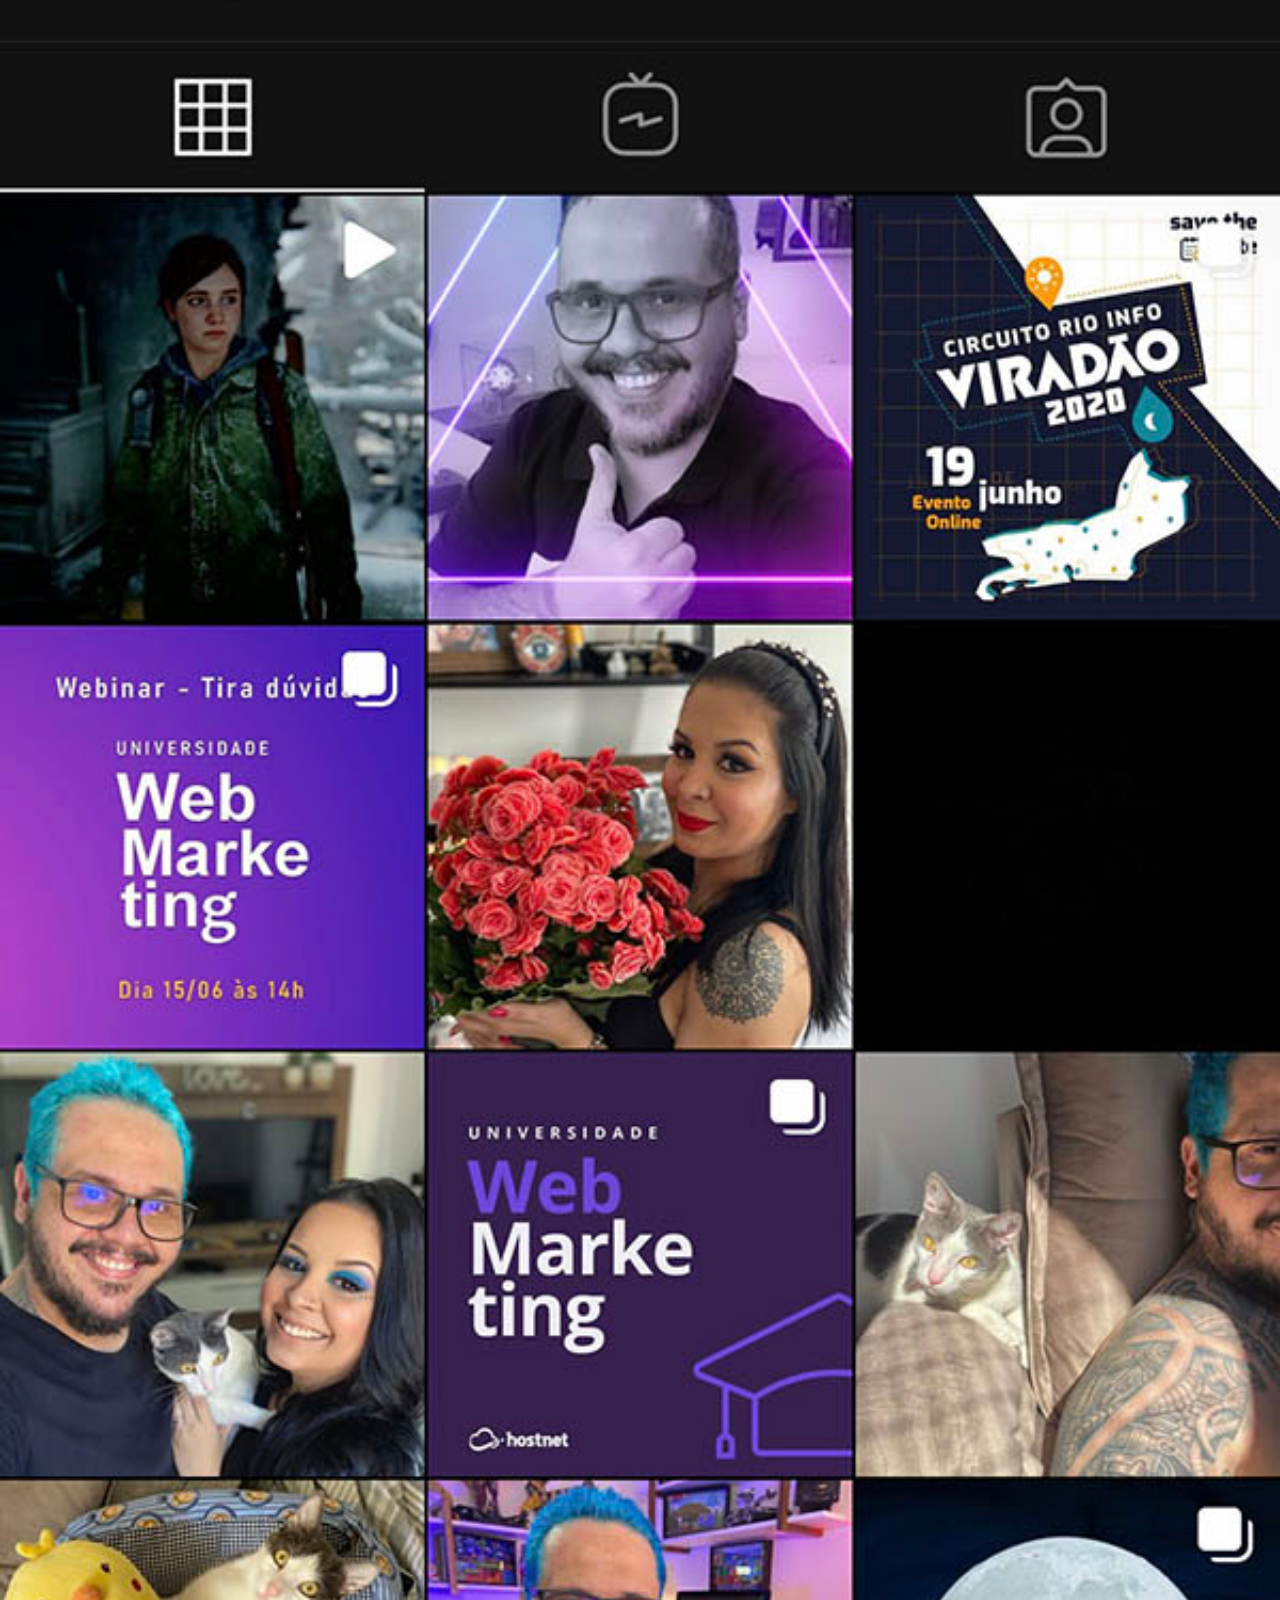
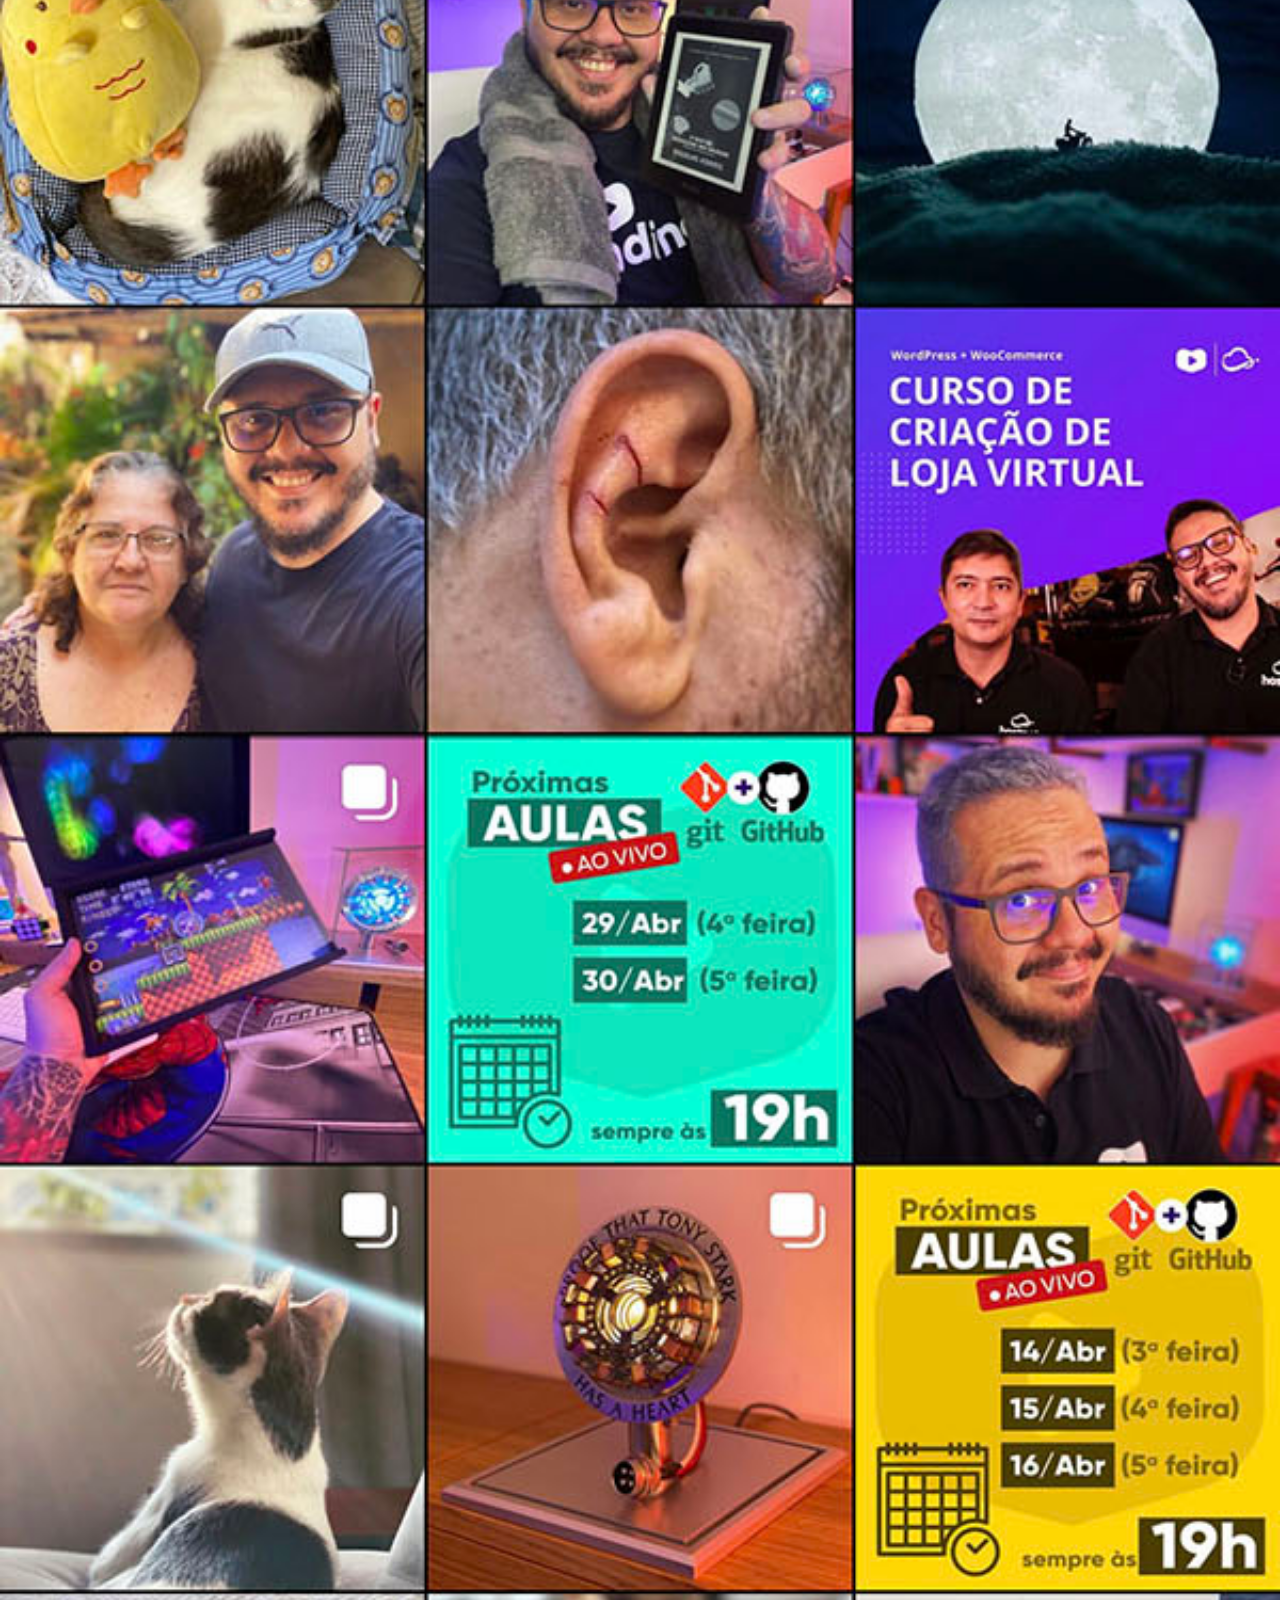
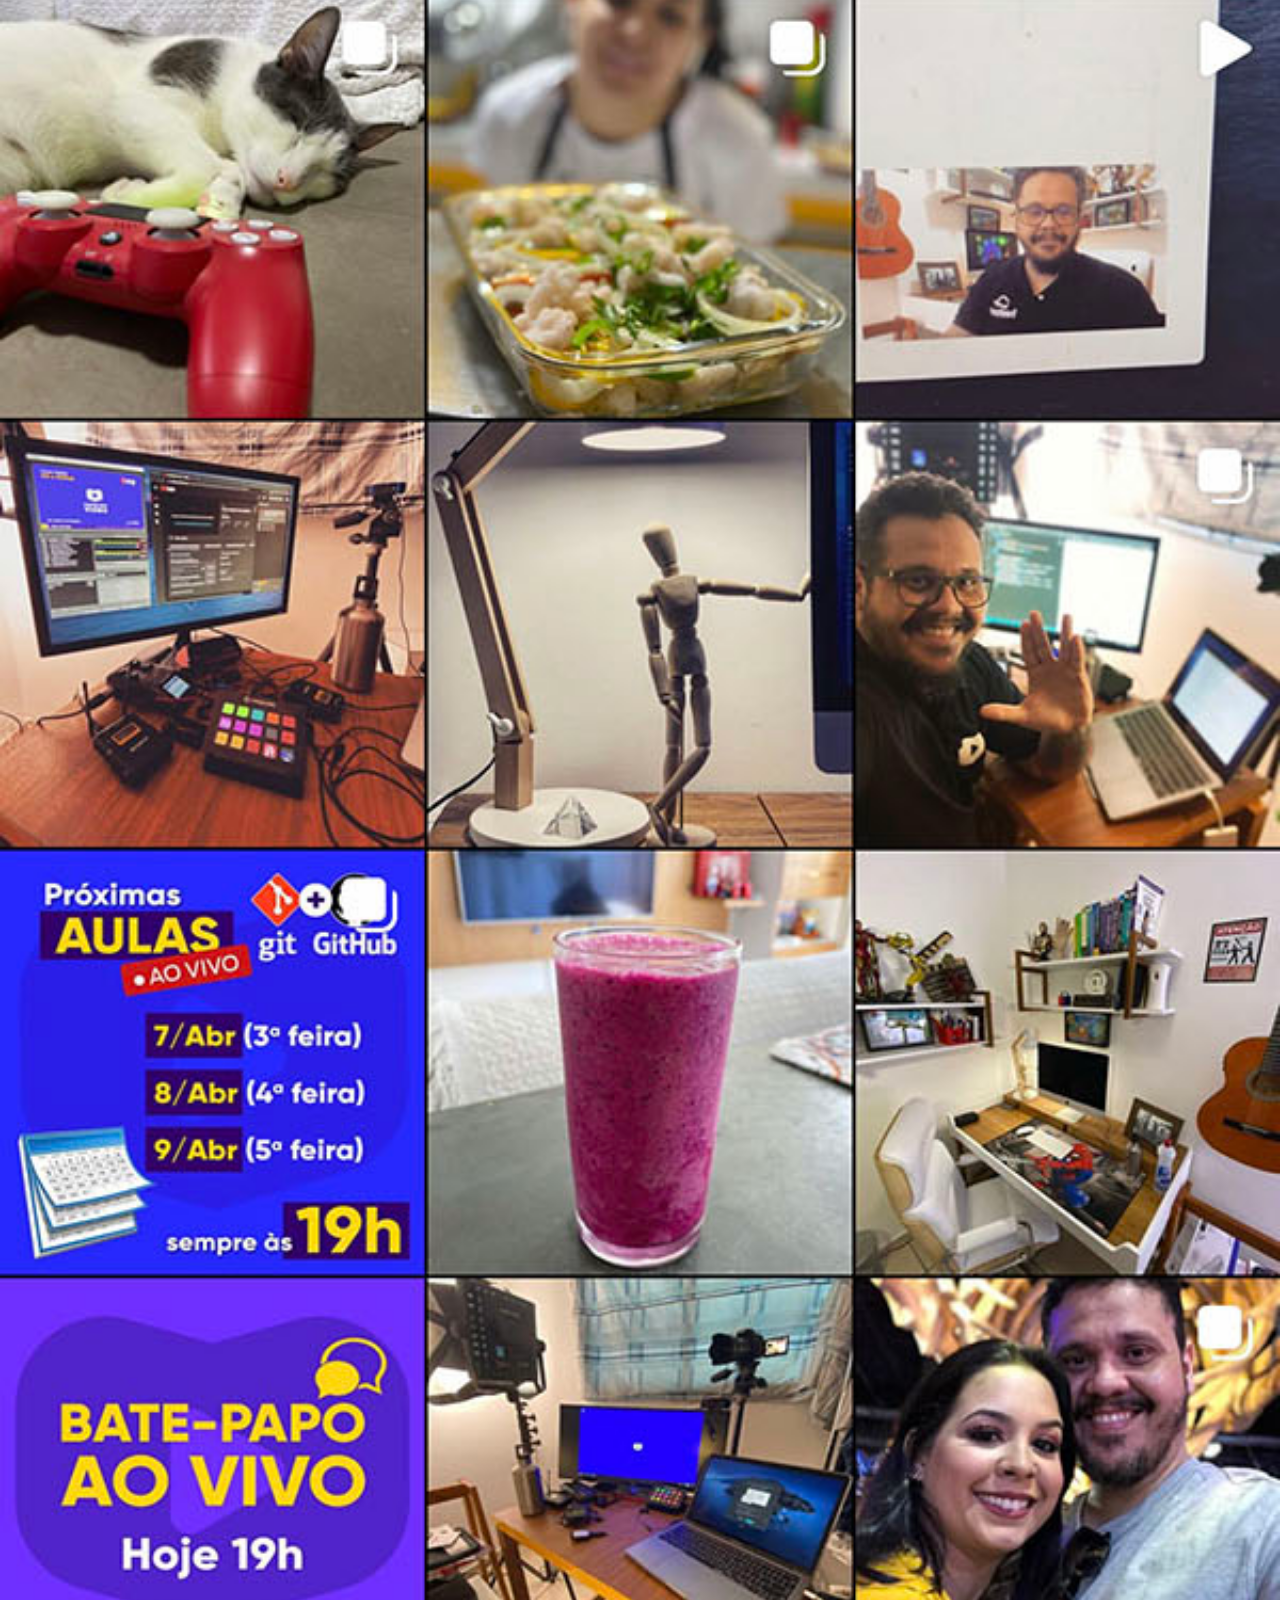
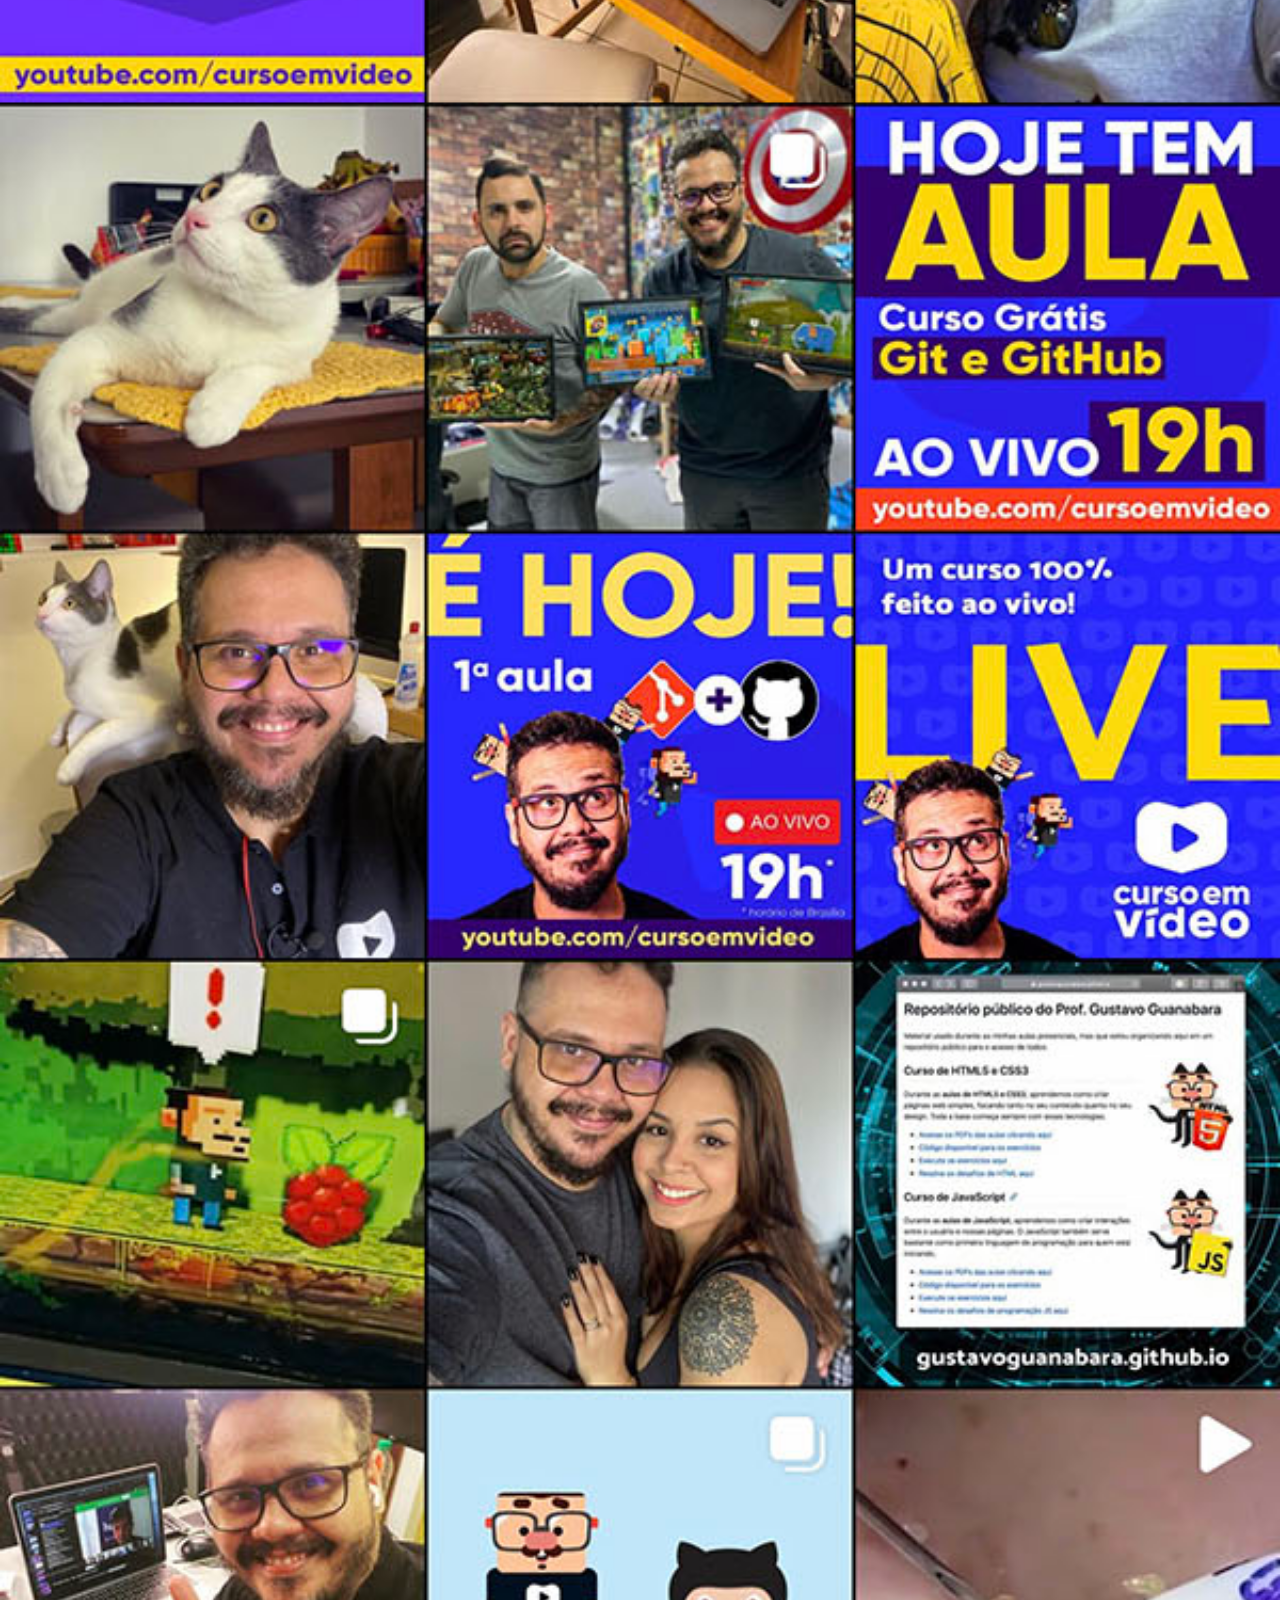
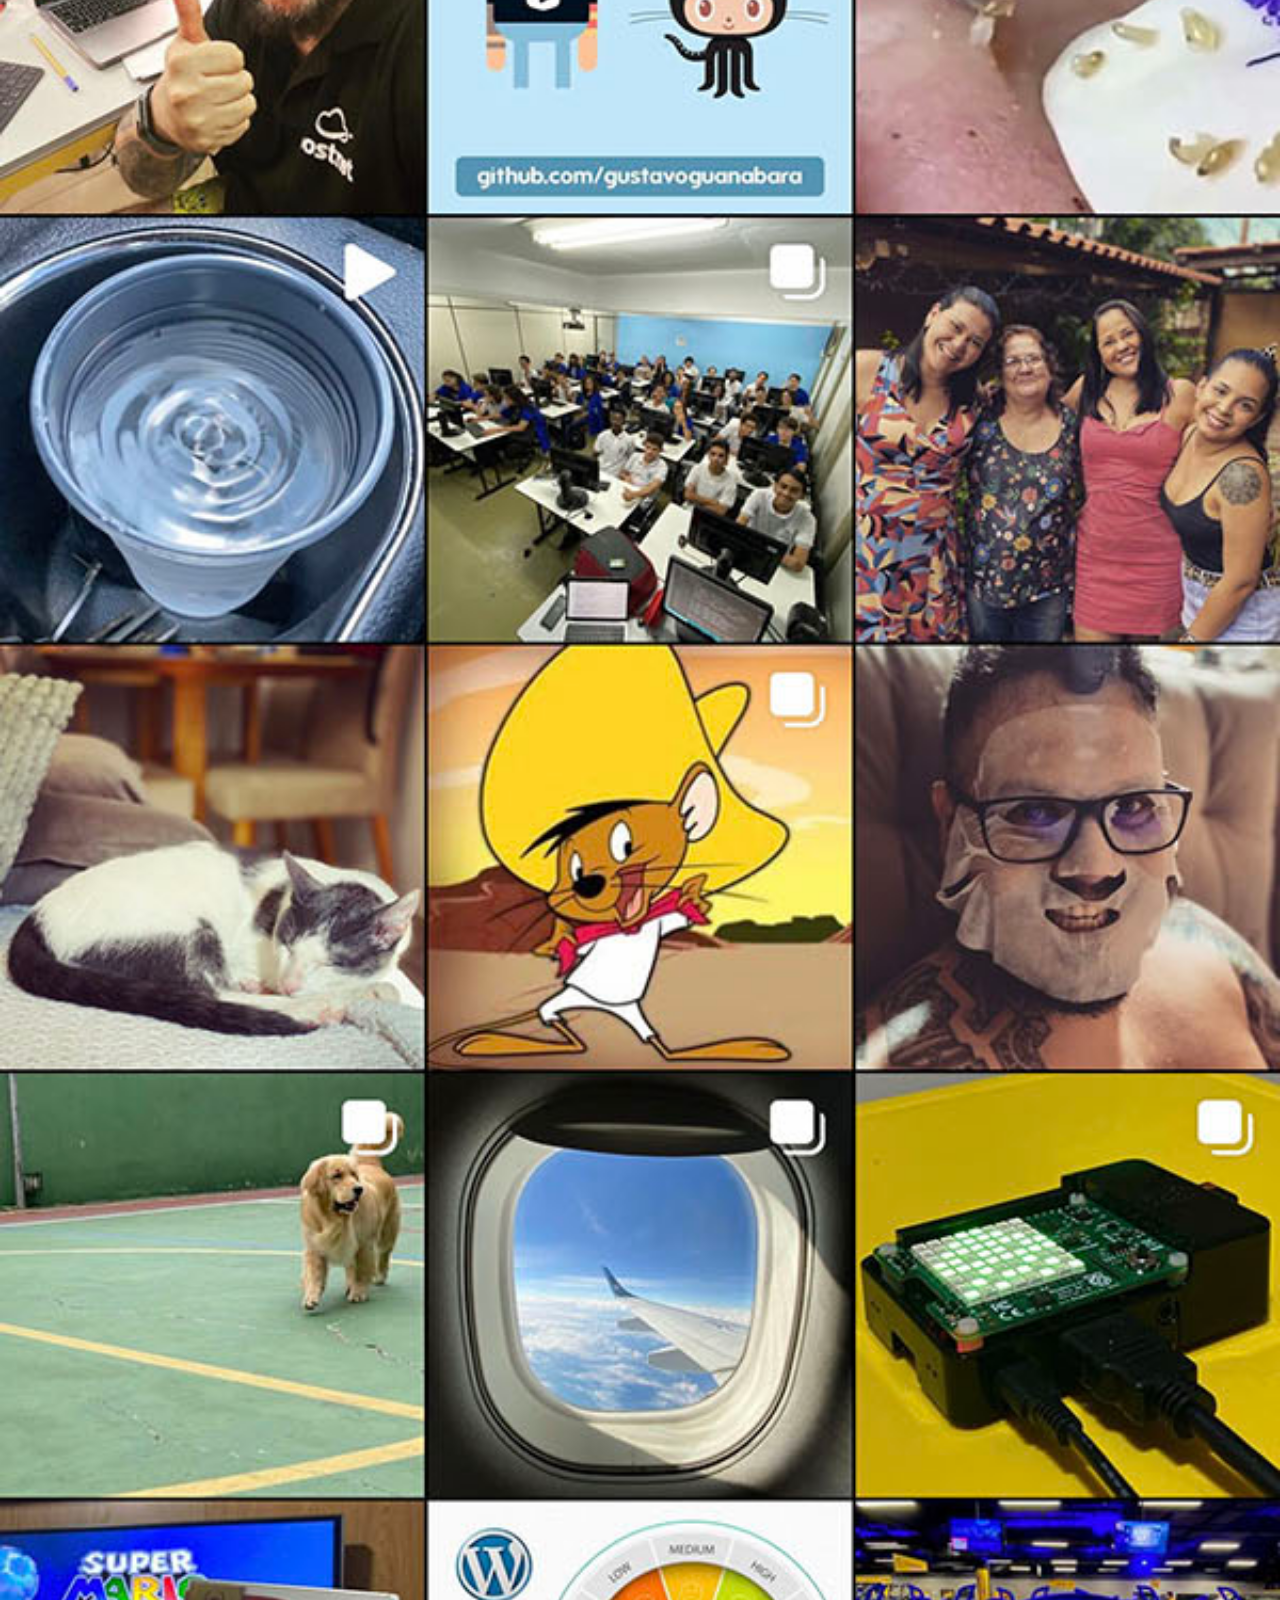
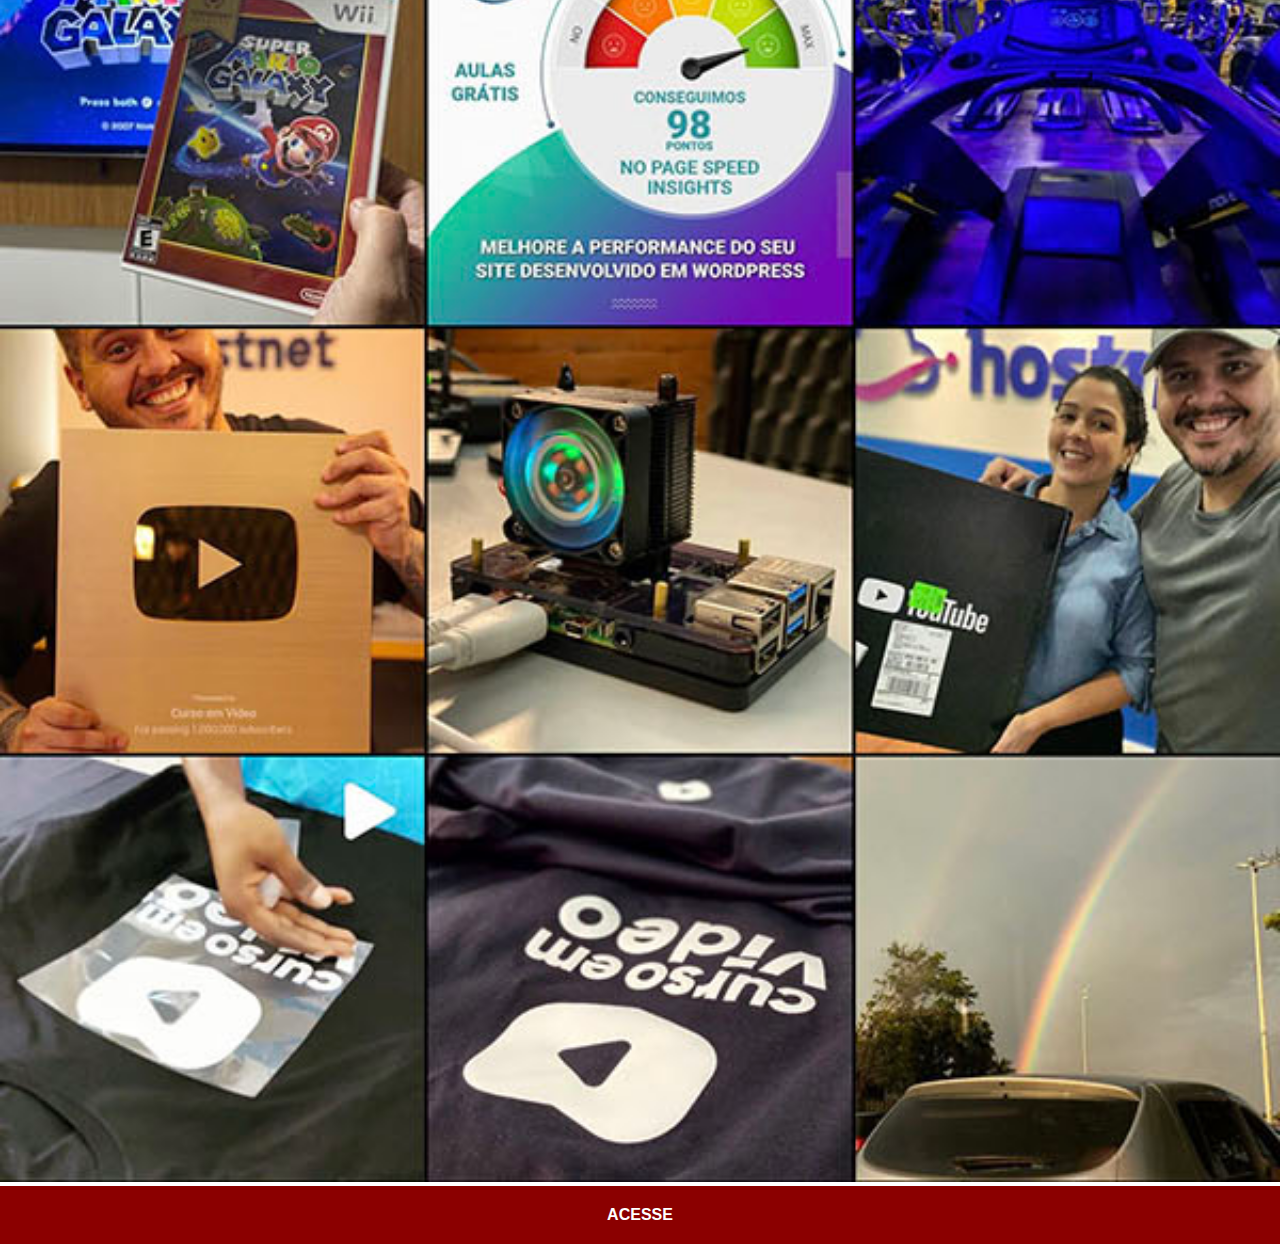
<file: instagram.html>
<!DOCTYPE html>
<html lang="pt-br">
<head>
    <meta charset="UTF-8">
    <meta http-equiv="X-UA-Compatible" content="IE=edge">
    <meta name="viewport" content="width=device-width, initial-scale=1.0">
    <title>Instagram</title>
    <link rel="stylesheet" href="estilos/social.css">
</head>
<body>
    <img src="imagens/tela-instagram.jpg" alt="">
    <a href="https://www.instagram.com/nct.giu/" target="_blank">ACESSE</a>
</body>
</html>
</file>
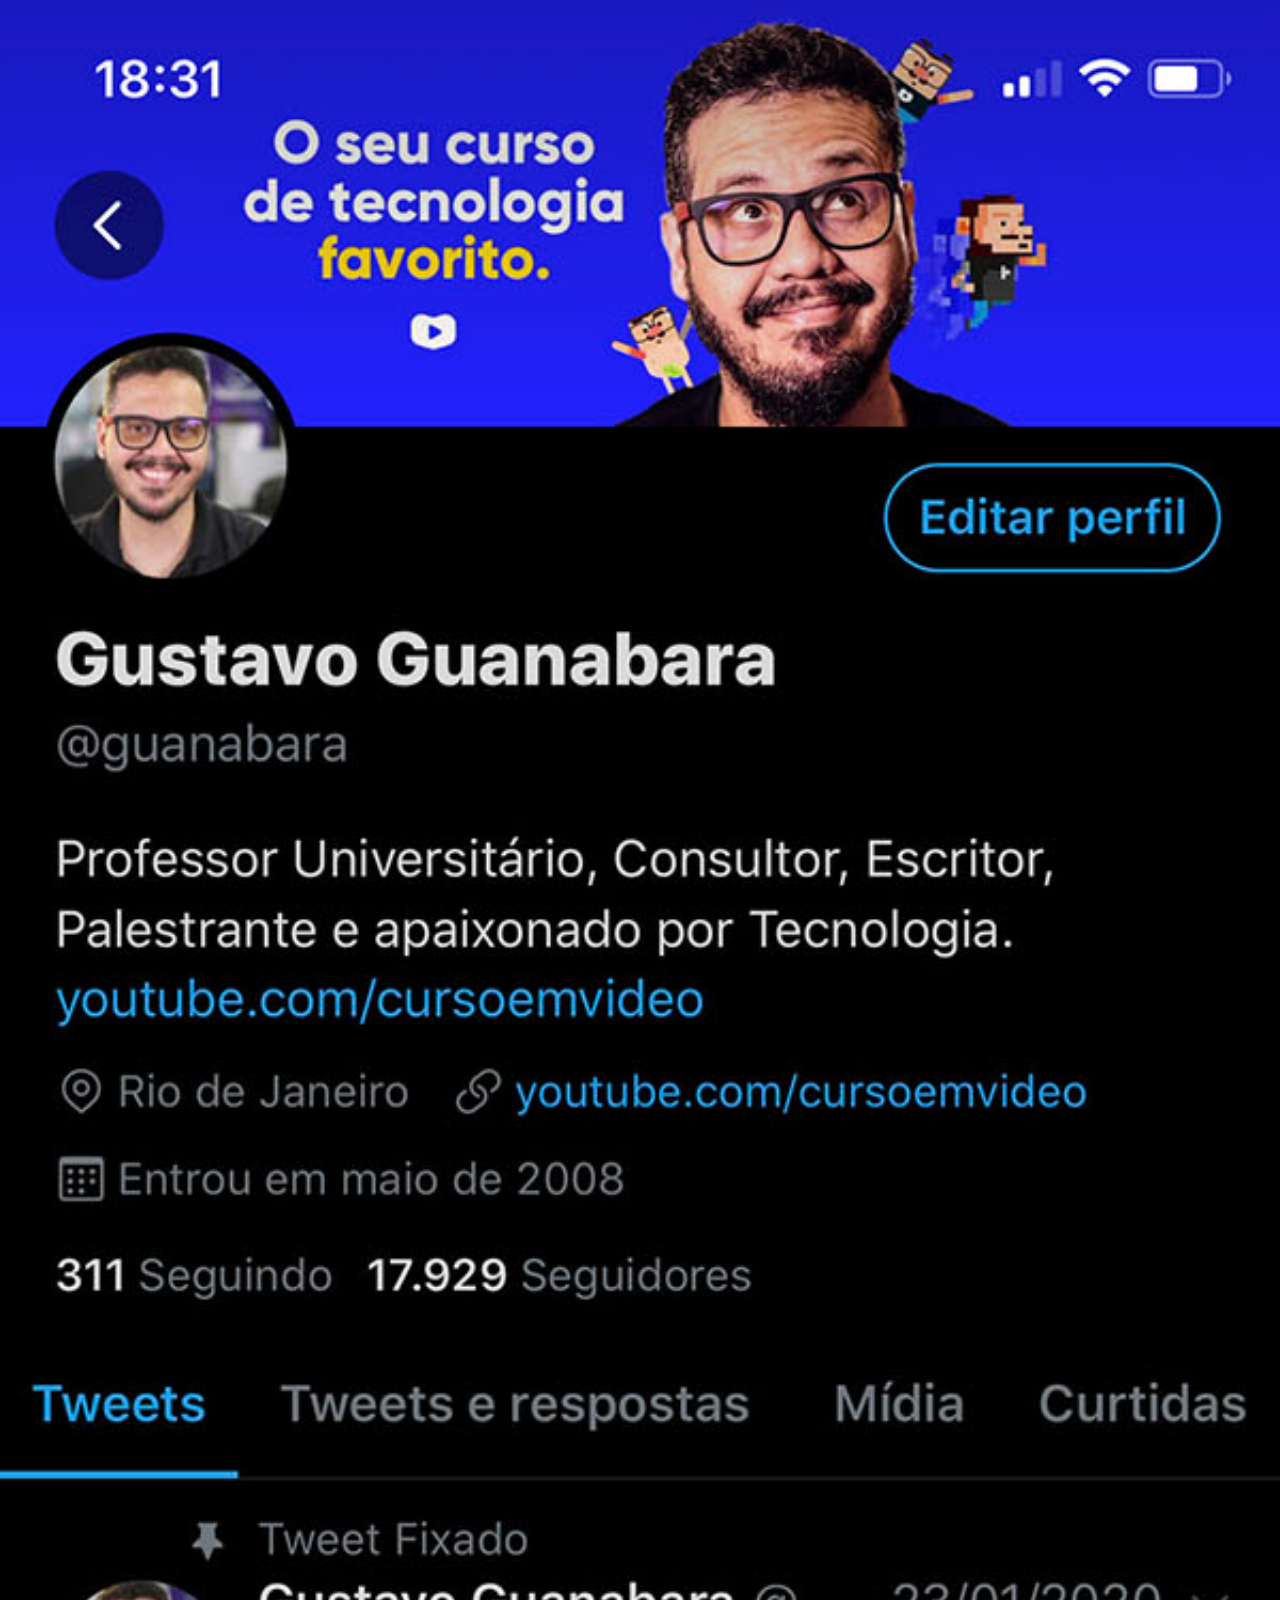
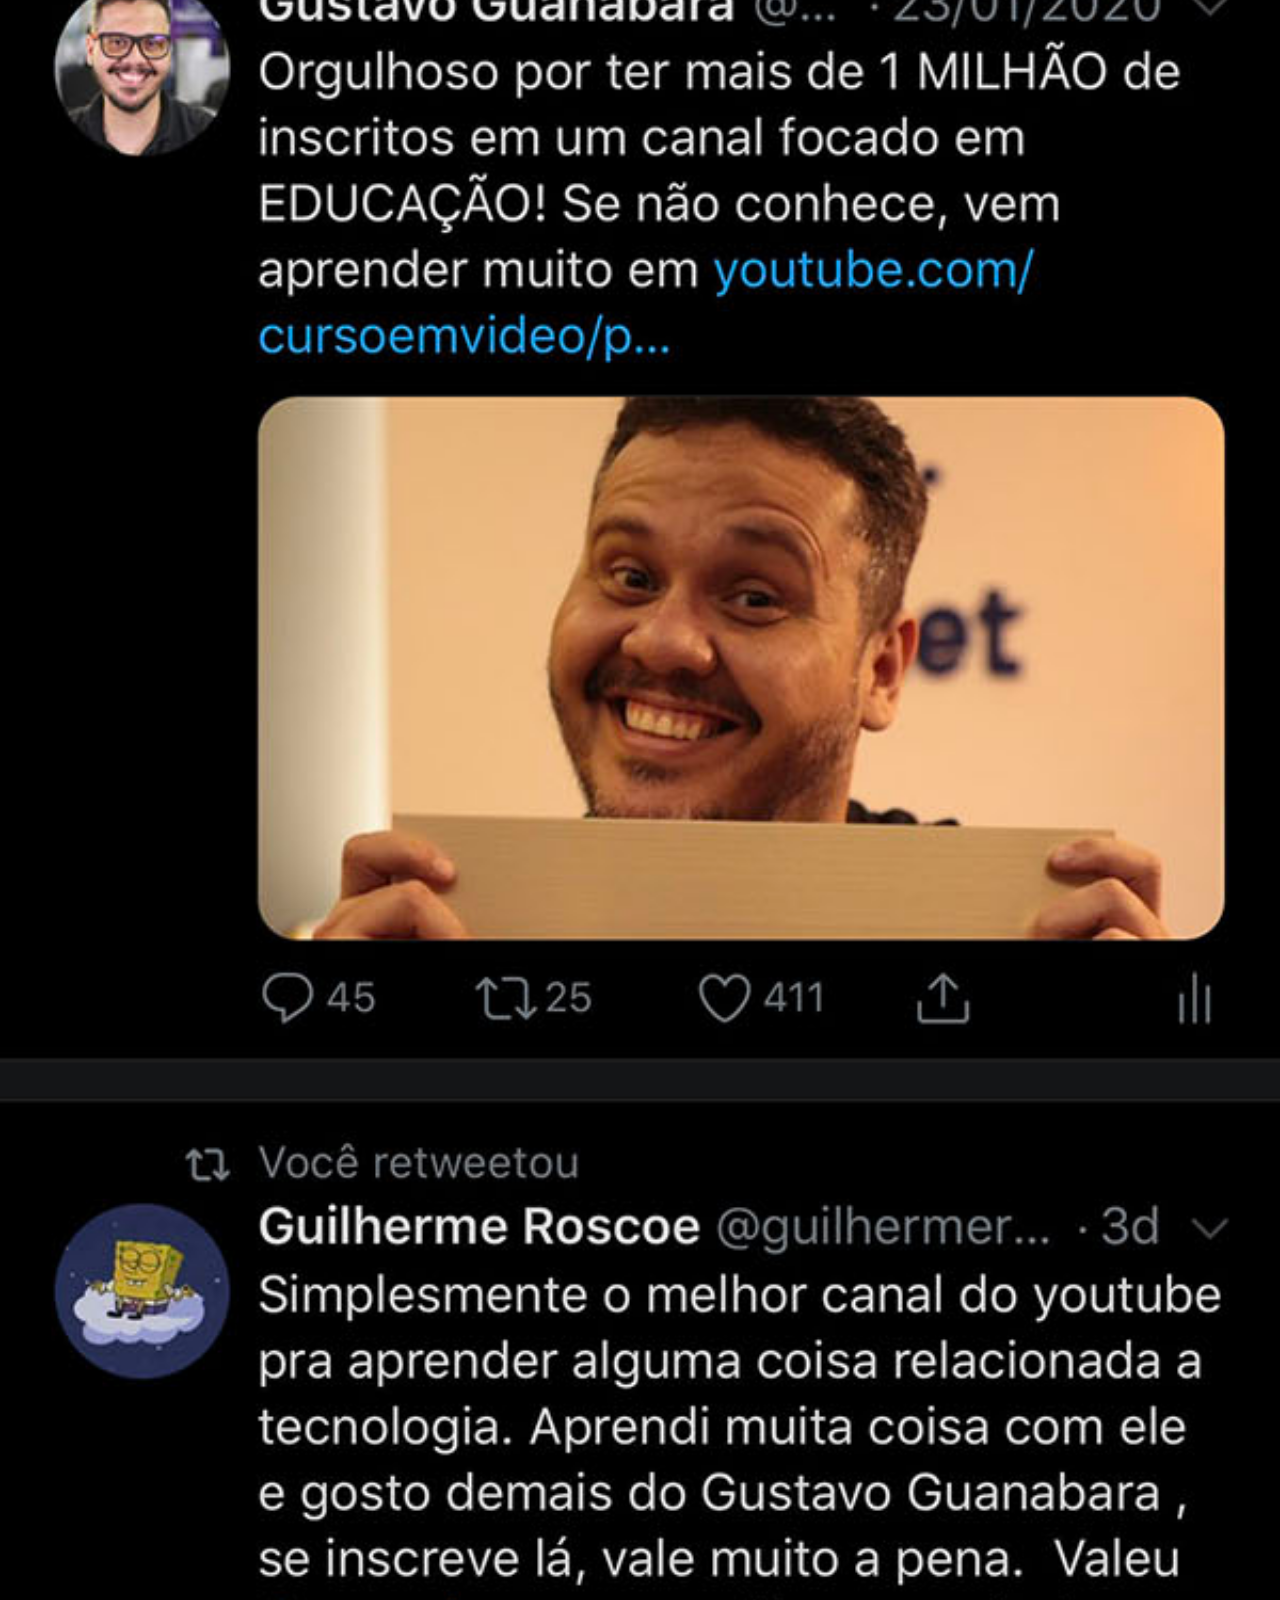
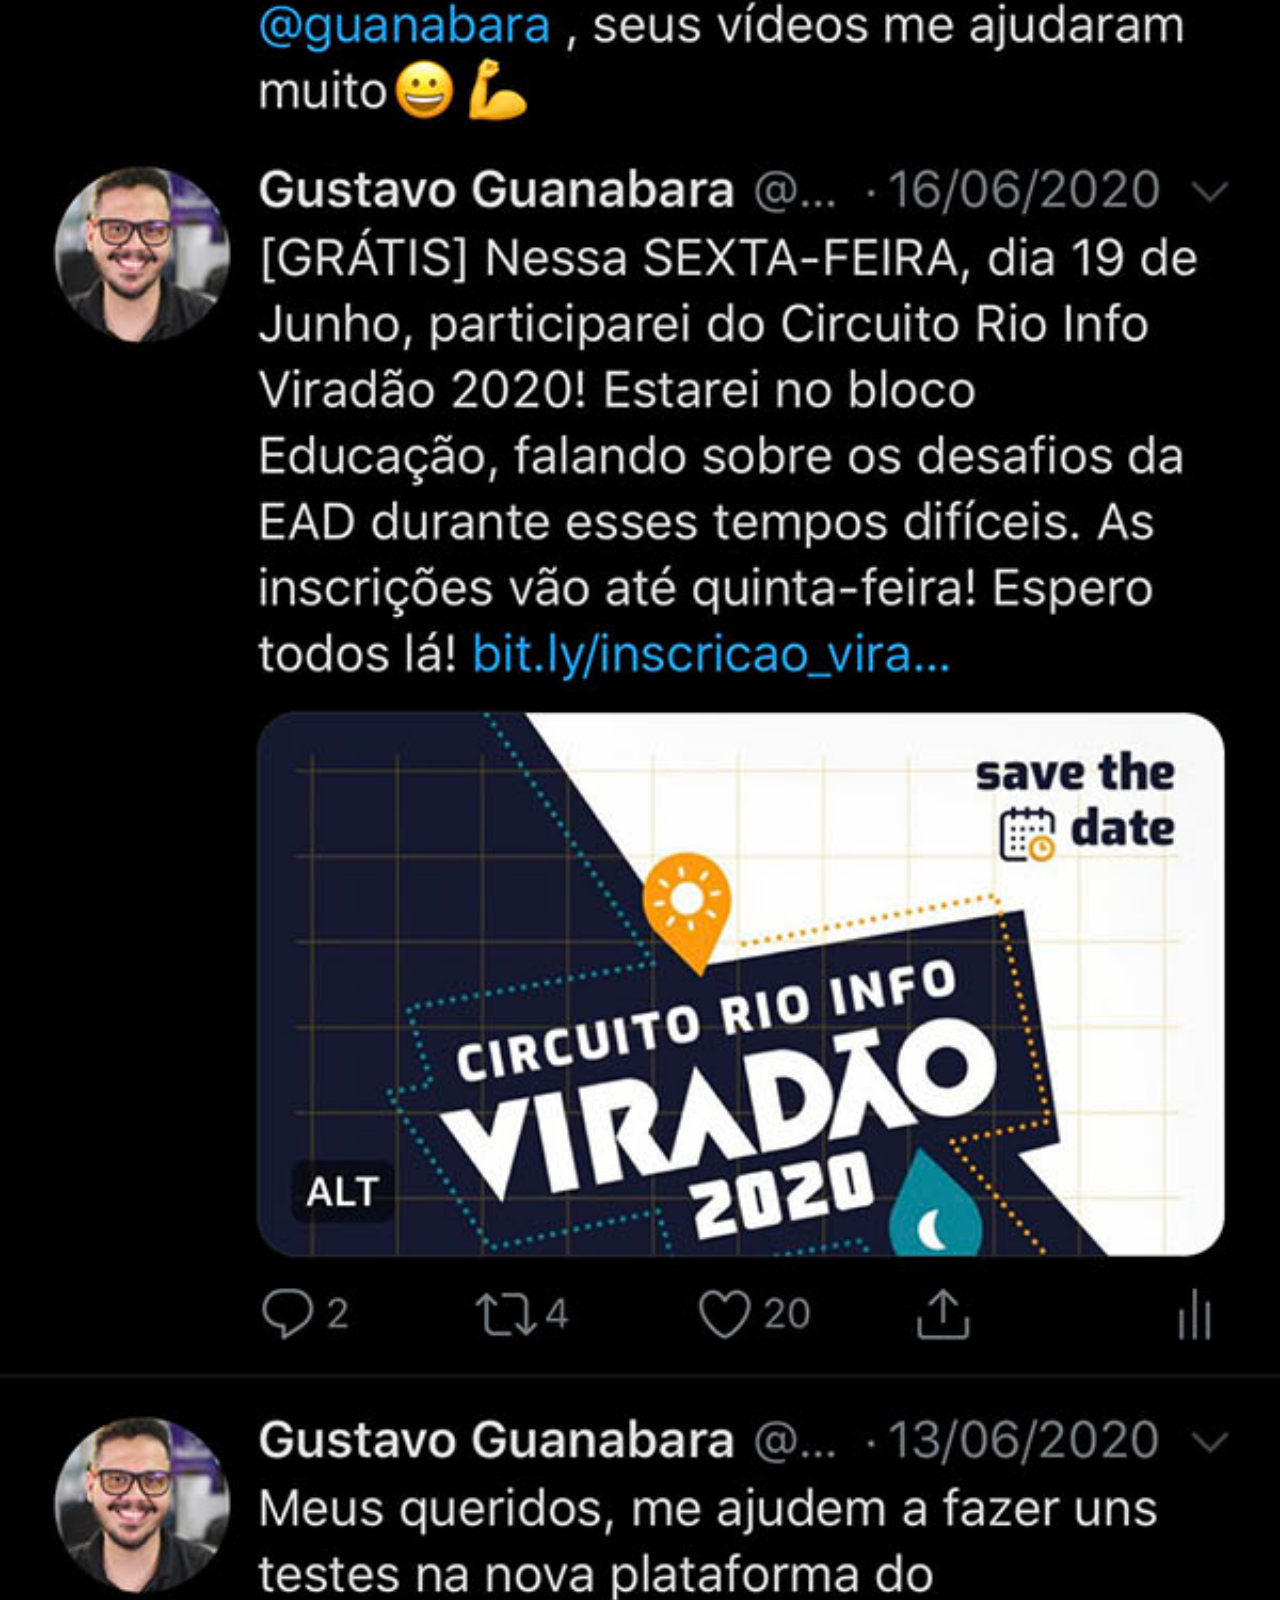
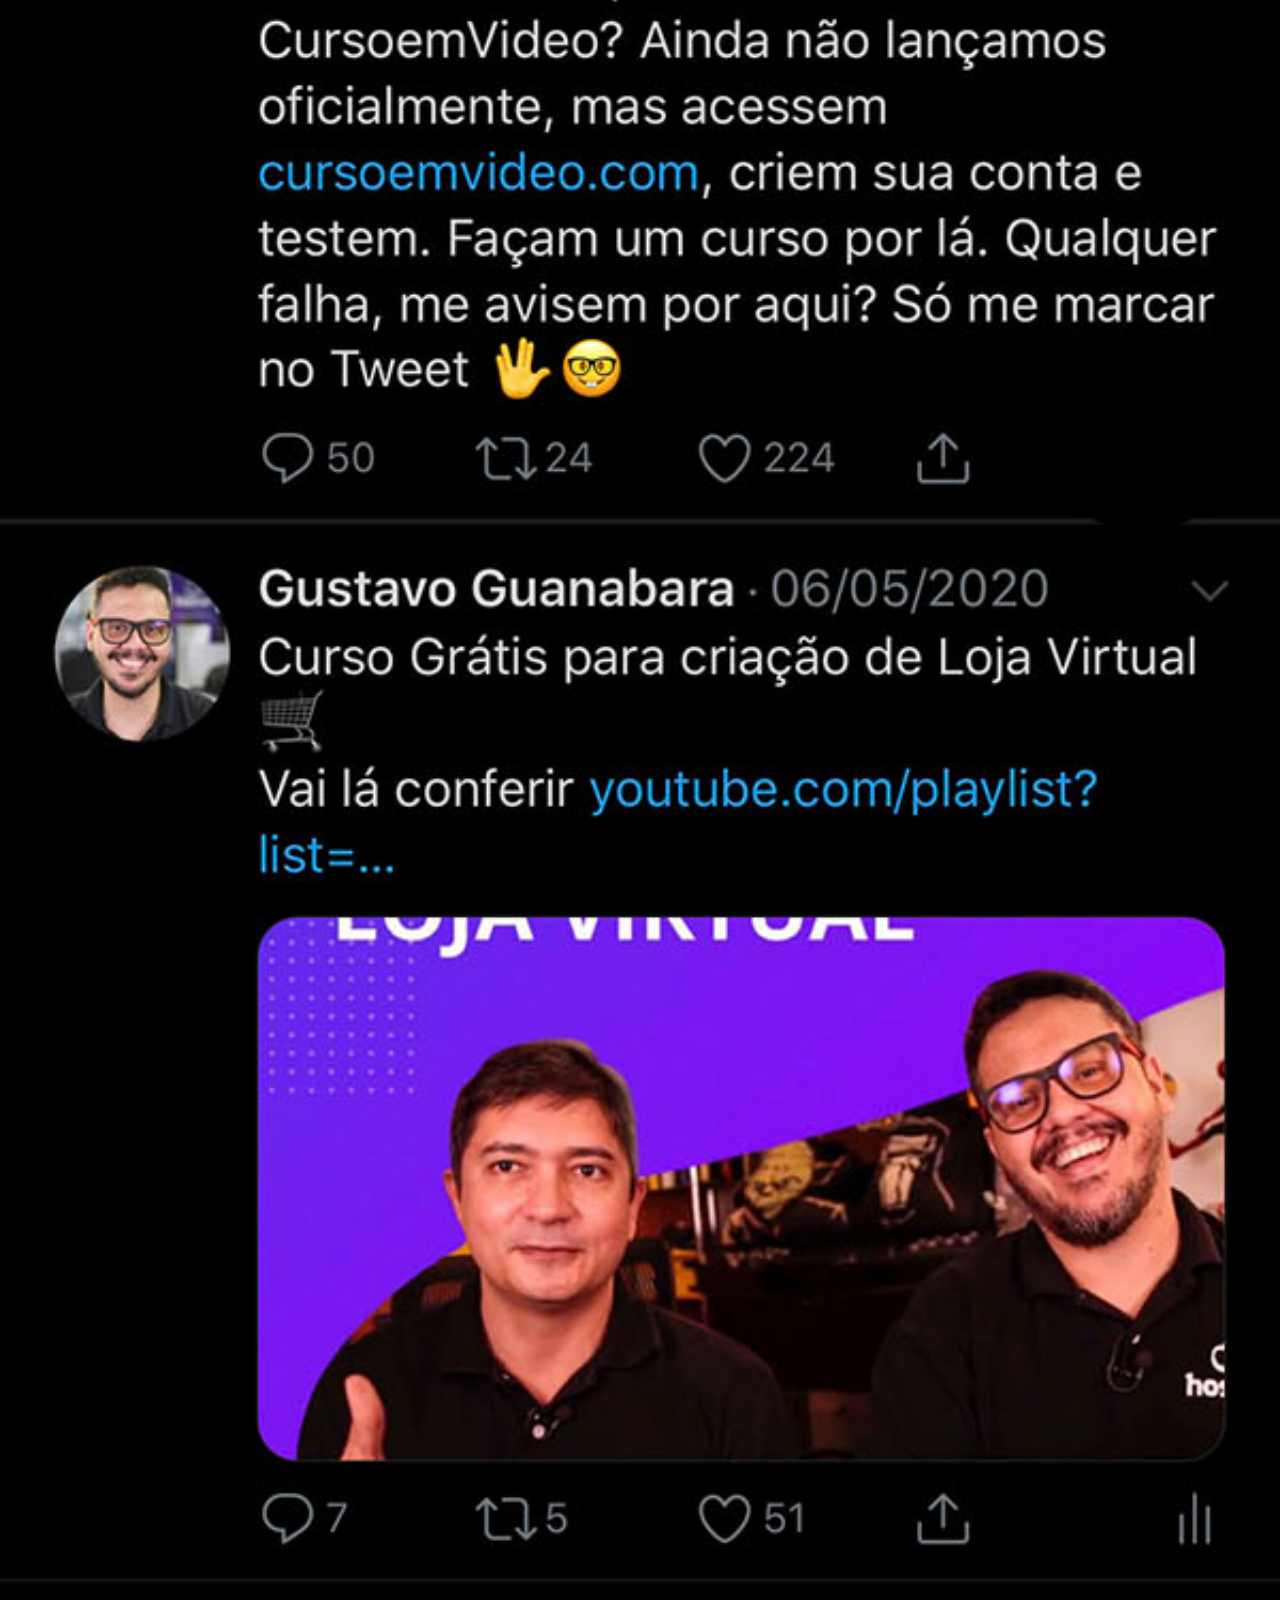
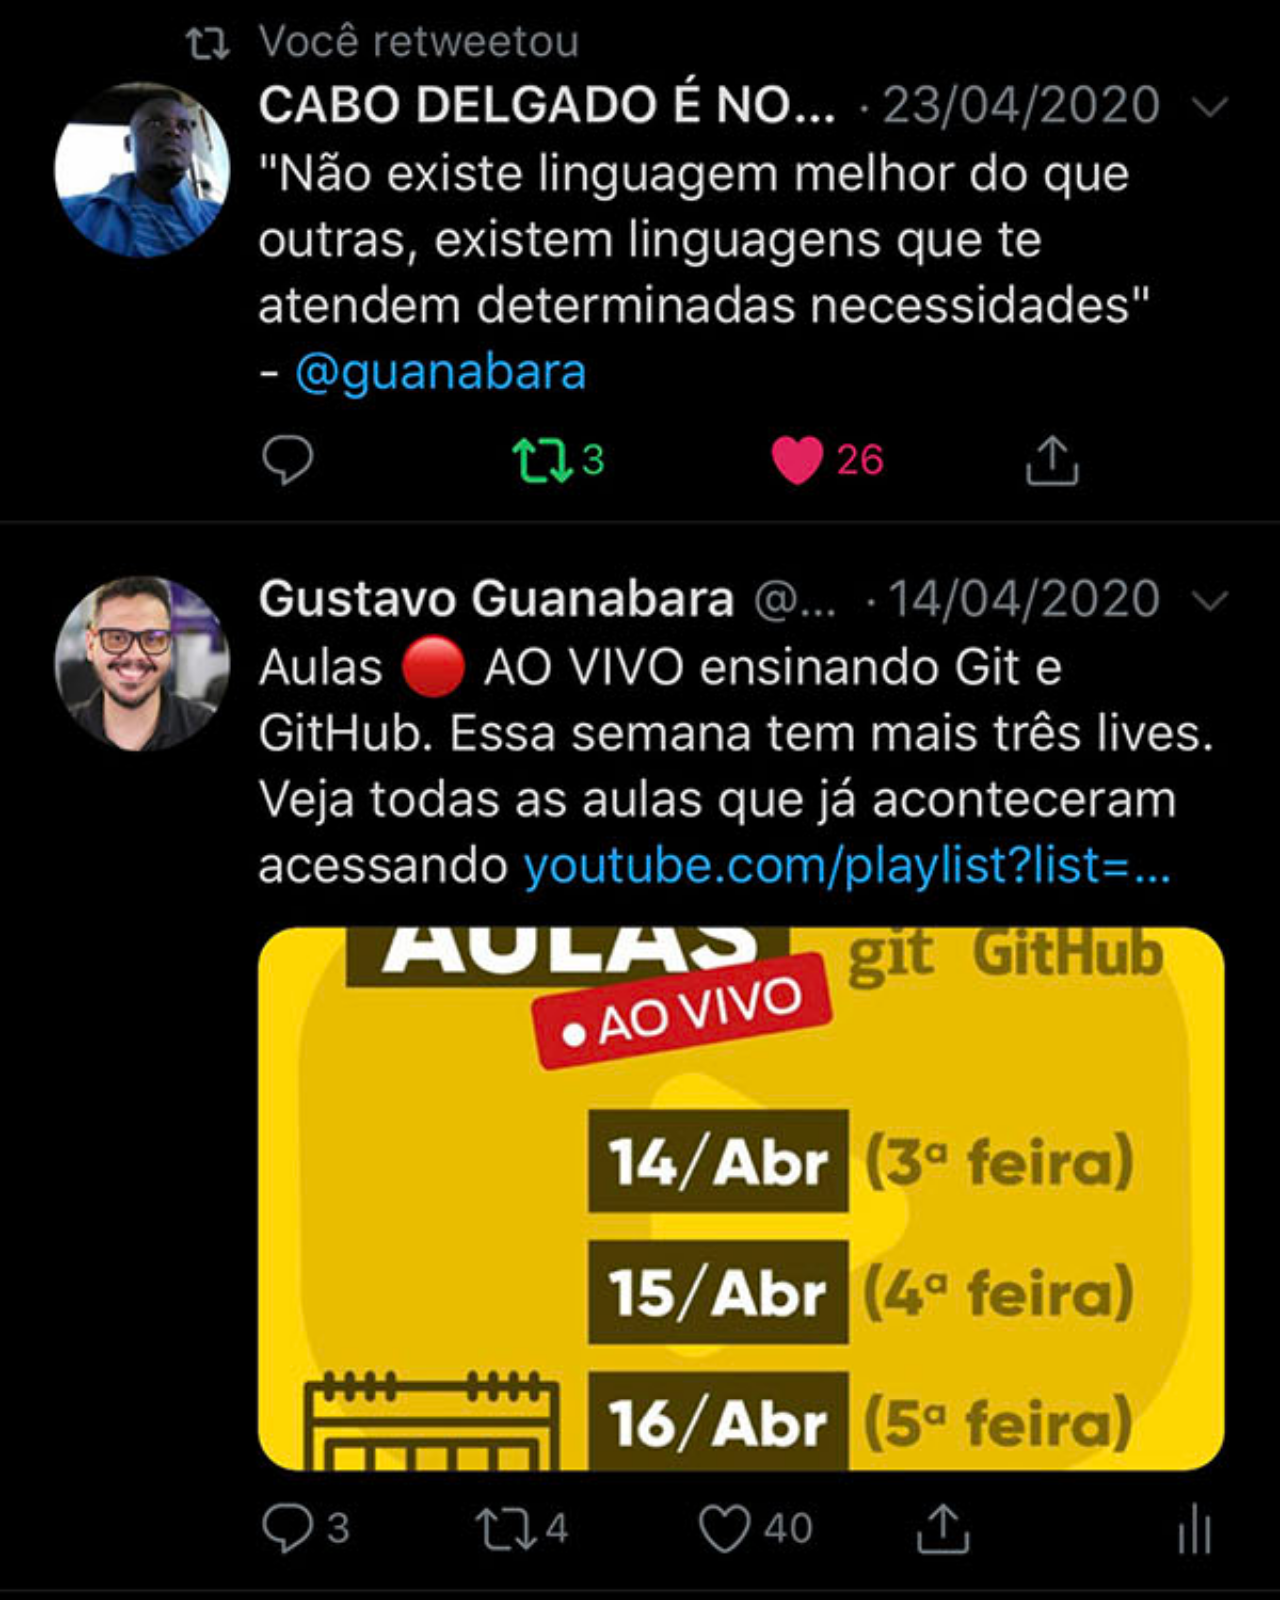
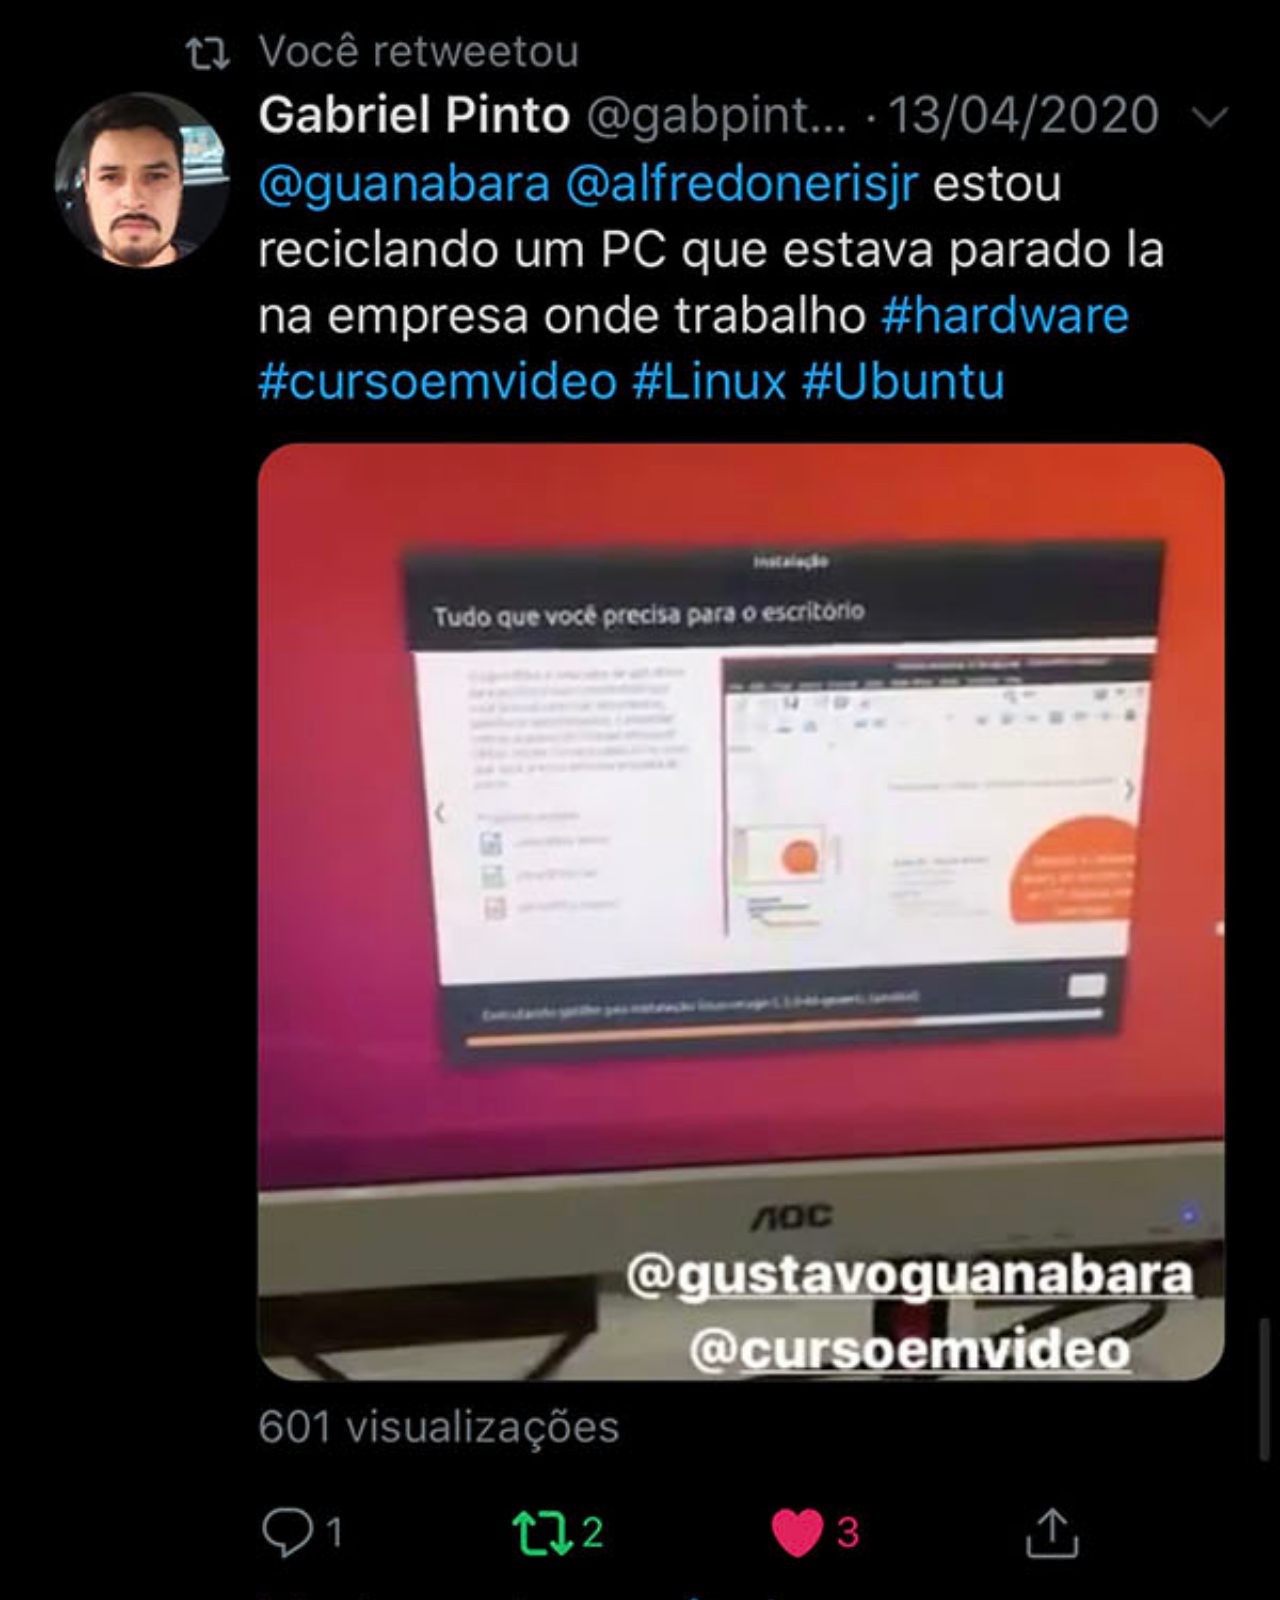
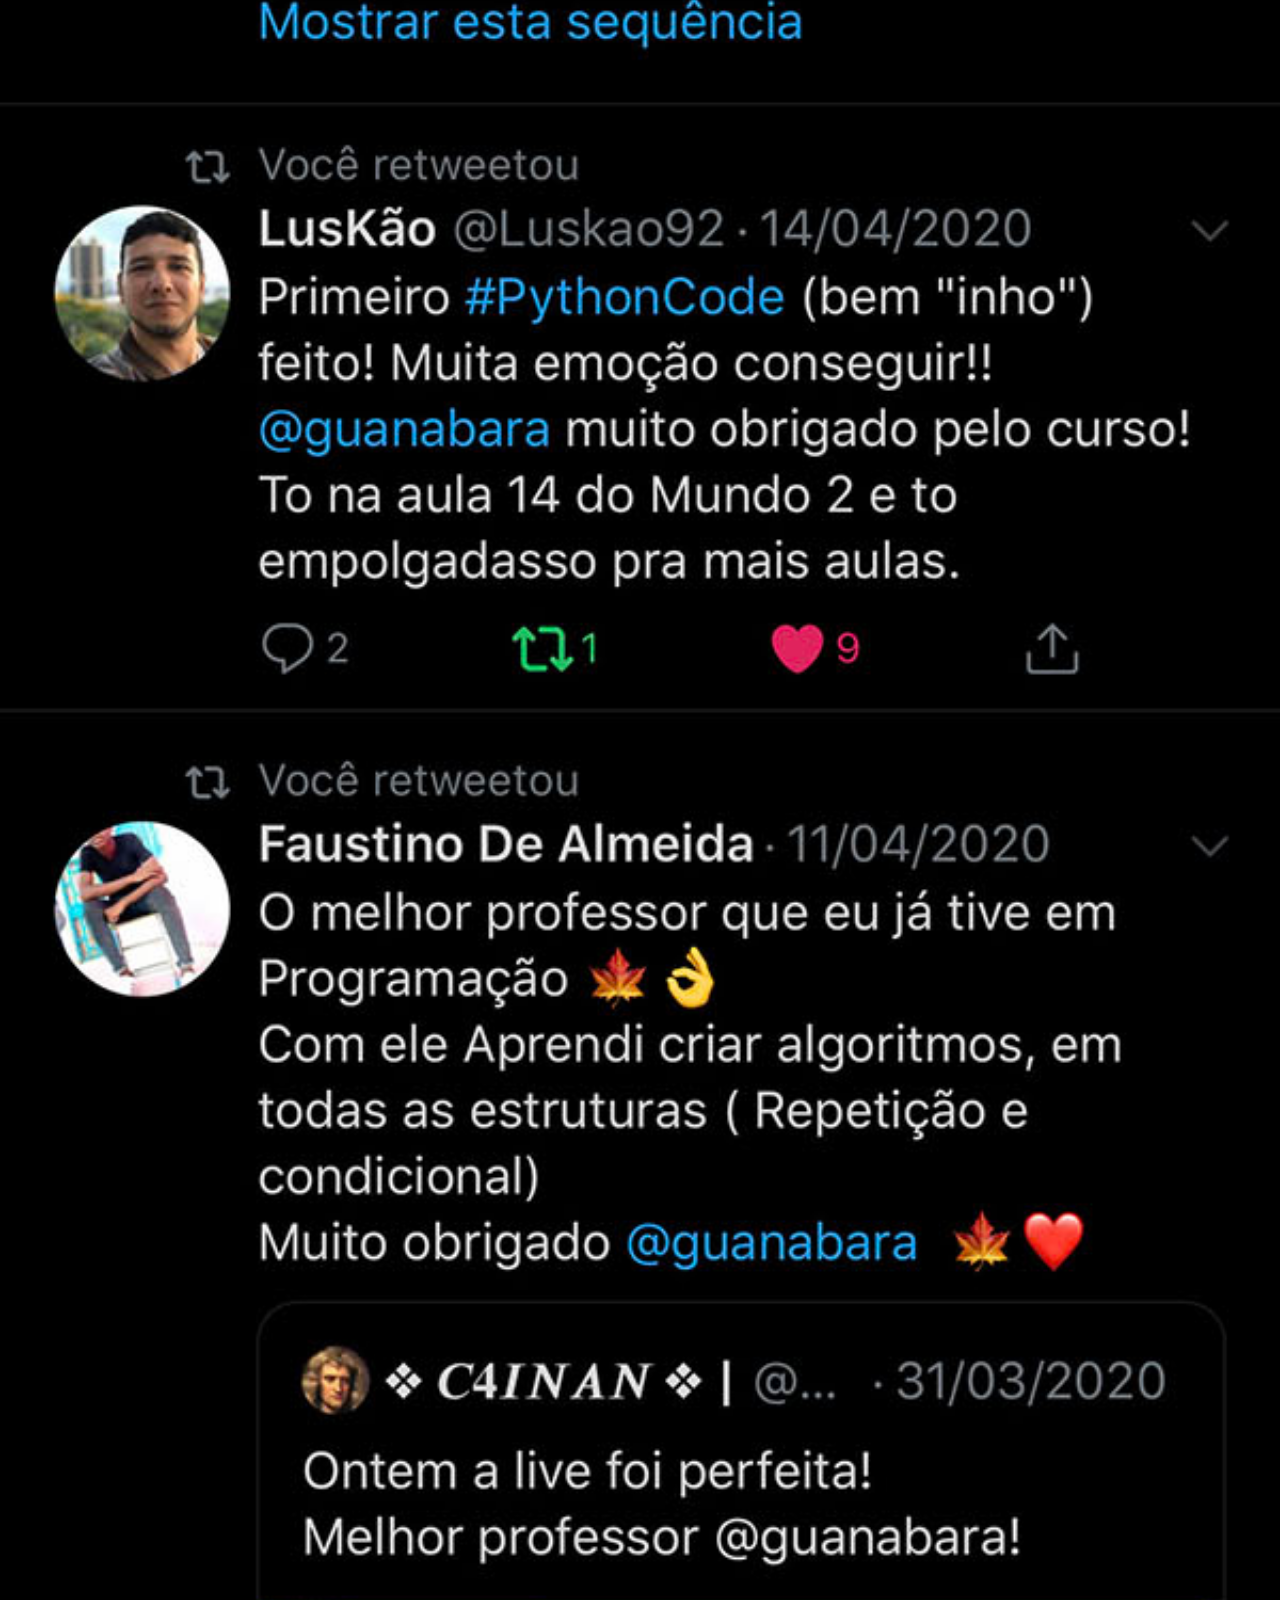
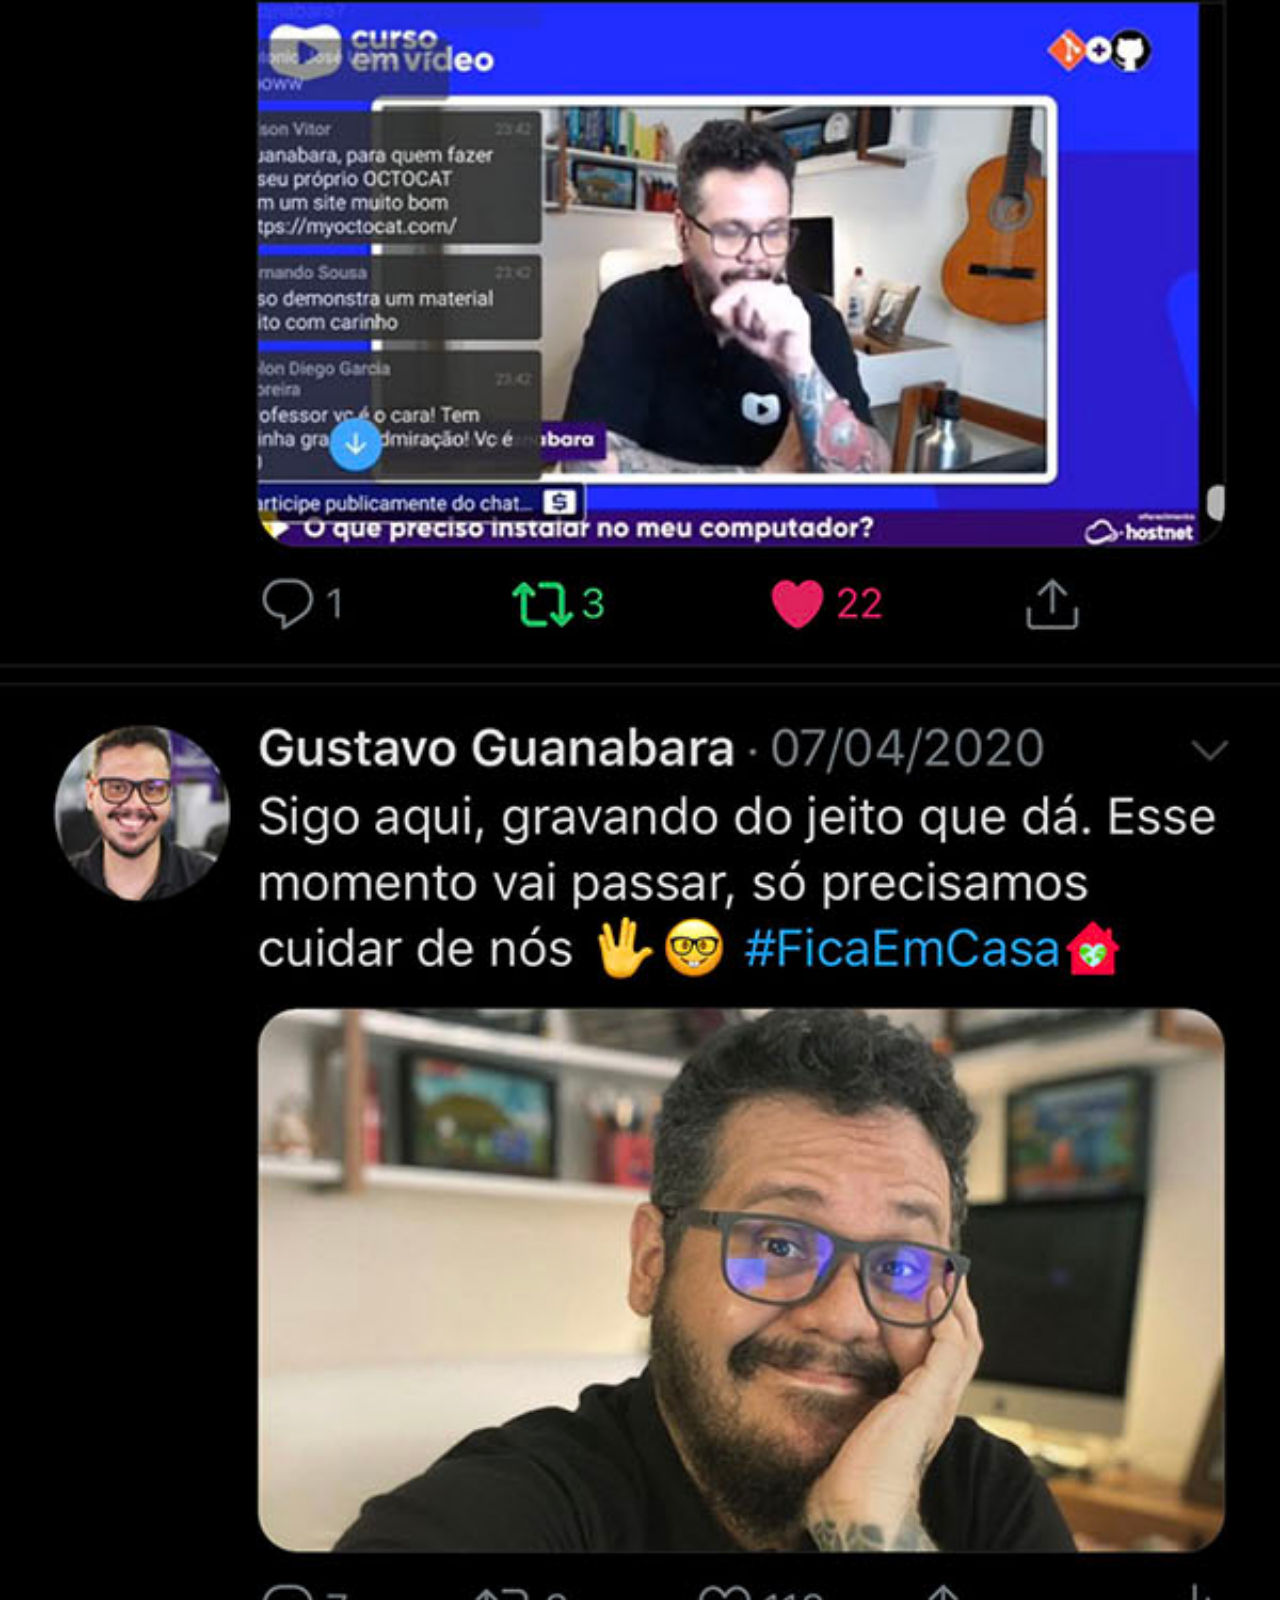
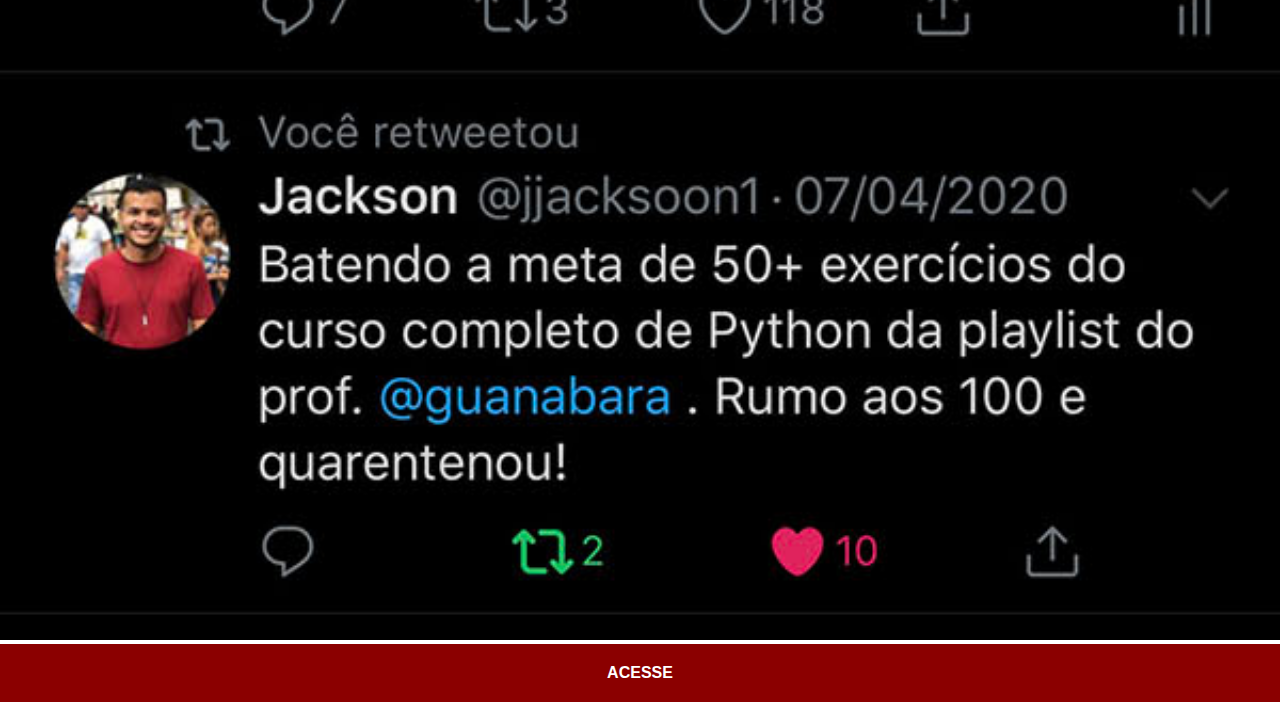
<file: twitter.html>
<!DOCTYPE html>
<html lang="pt-br">
<head>
    <meta charset="UTF-8">
    <meta http-equiv="X-UA-Compatible" content="IE=edge">
    <meta name="viewport" content="width=device-width, initial-scale=1.0">
    <title>Twitter</title>
    <link rel="stylesheet" href="estilos/social.css">
</head>
<body>
    <img src="imagens/tela-twitter.jpg" alt="">
    <a href="https://twitter.com/guanabara" target="_blank">ACESSE</a>
</body>
</html>
</file>
<file: estilos/style.css>
@charset "UTF-8";

* {
    margin: 0px;
    padding: 0px;
    font-family: Arial, Helvetica, sans-serif;
}

html, body {
    height: 100vh;
    width: 100vw;
    background-color: black;
    background: url(../imagens/fundo-madeira.jpg) no-repeat top center;
    background-size: cover;
    background-attachment: fixed;
}

main {
    height: 100vh;
    position: relative;
    
}

section#telefone {
    position: absolute;
    top: 50%;
    left: 50%;
    transform: translate(-50%, -50%);

    height: 627px;
    width: 311px;
    
    background: url(../imagens/frame-iphone.png) no-repeat;
}

iframe#tela {
    position: relative;
    top: 80px;
    left: 22px;
    width: 267px;
    height: 471px;
}

section#redes-sociais {
    text-align: right;
}

section#redes-sociais img {
    width: 50px;
    margin: 10px;
    border-radius: 50%;
    box-shadow: 2px 2px 5px rgba(0, 0, 0, 0.400);
    box-sizing: border-box;
}

section#redes-sociais img:hover {
    border: 2px solid rgba(255, 255, 255, 0.615);
    transform: translate(-3px, -3px);
    box-shadow: 5px 5px 10px rgba(0, 0, 0, 0.606);
    transition: transform .5s, border 1s;
}
</file>
<file: estilos/social.css>
@charset "UTF-8";

* {
    margin: 0px;
    padding: 0px;
    font-family: Arial, Helvetica, sans-serif;
}
::-webkit-scrollbar {
    width: 0px;
    height: 0px;
}

img {
    width: 100vw;
}
a{
    display: block;
    background-color: darkred;
    padding: 20px;
    text-align: center;
    font-weight: bolder;
    color: white;
    text-decoration: none;
}
a:hover {
    background-color: red;
}
</file>
